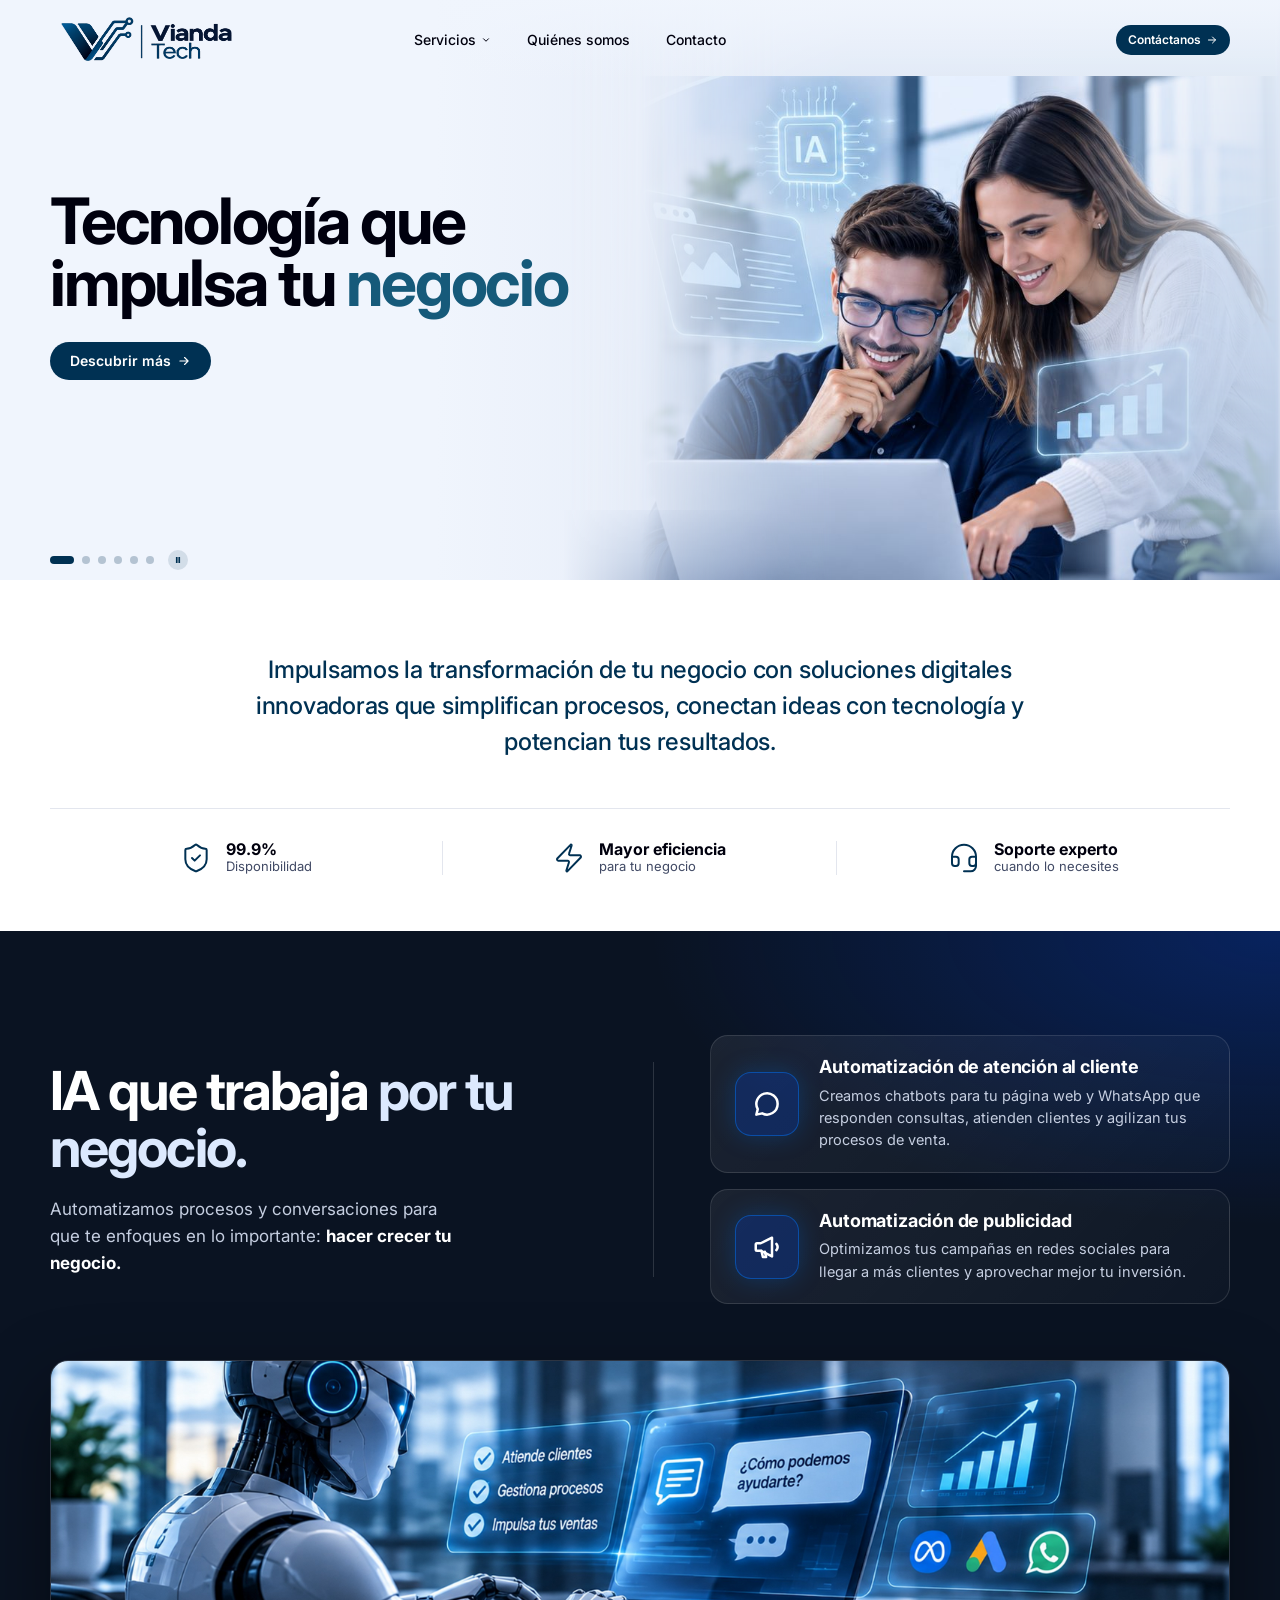
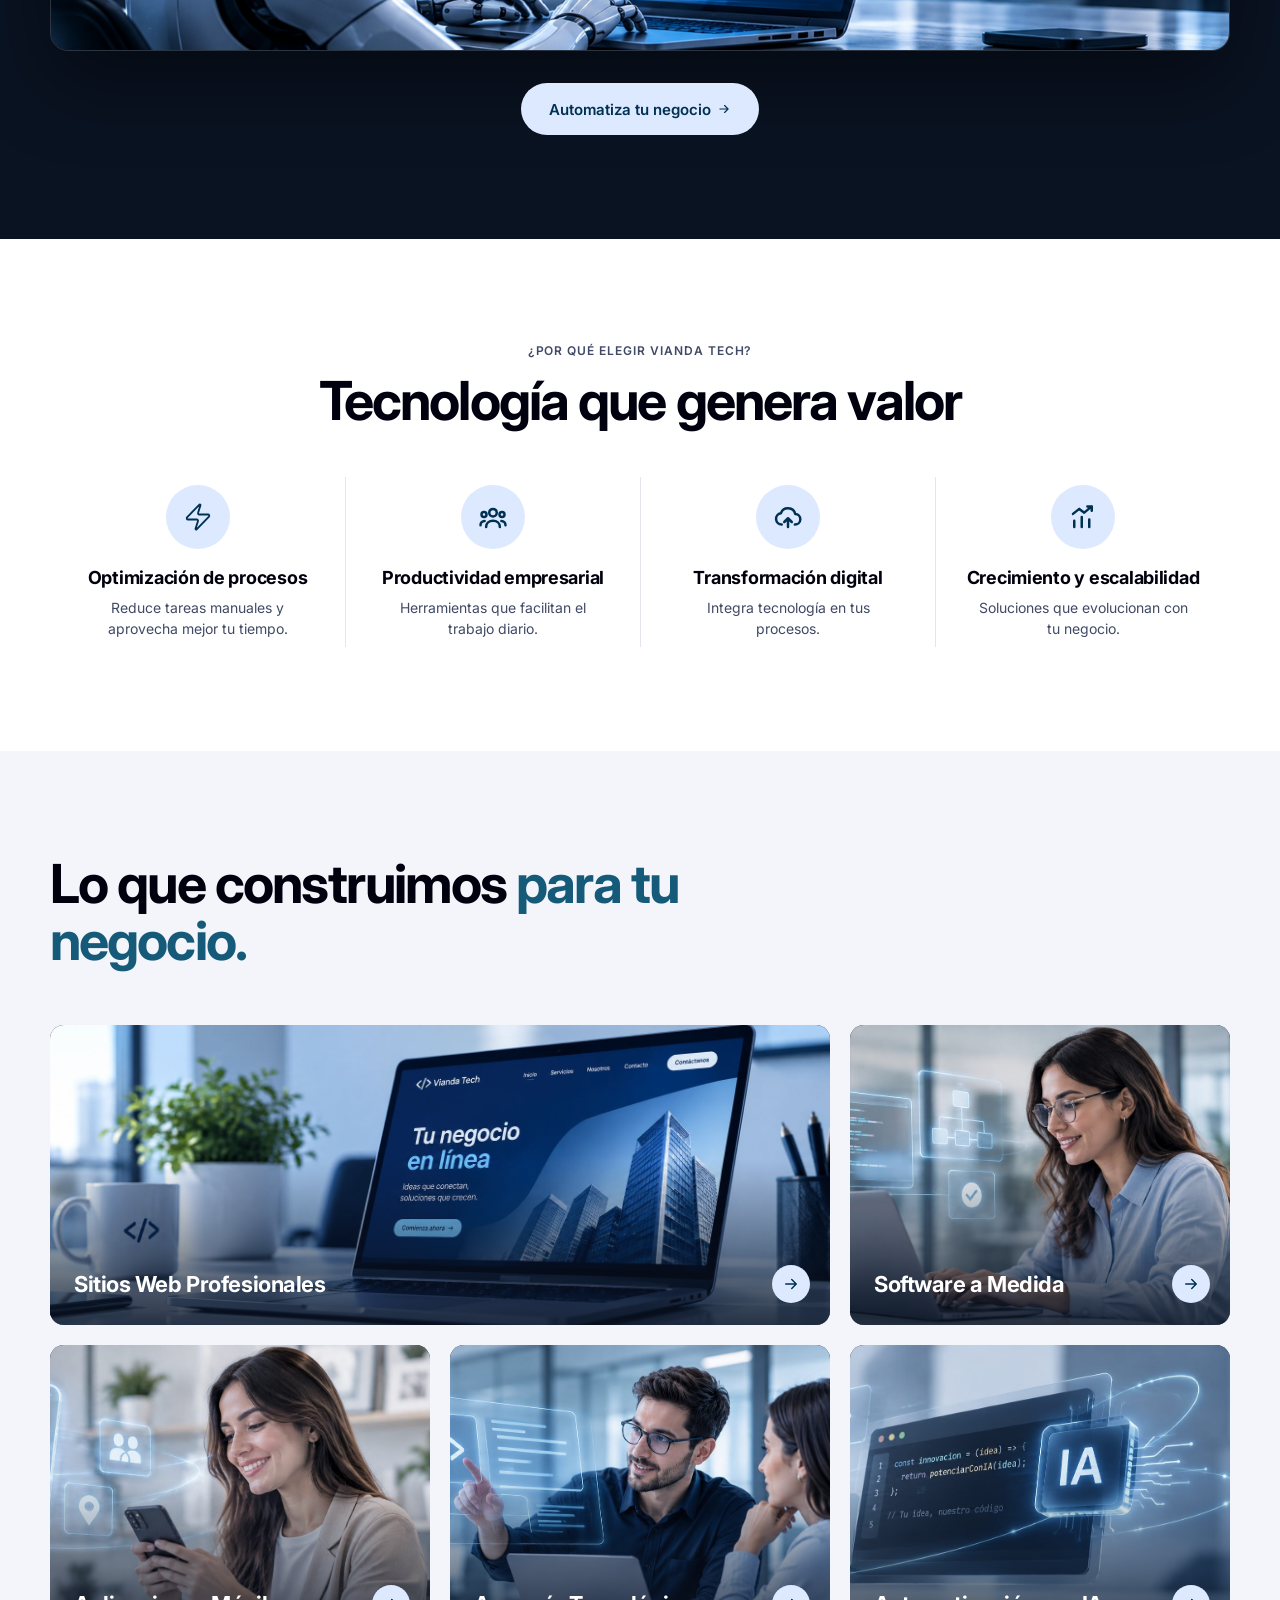
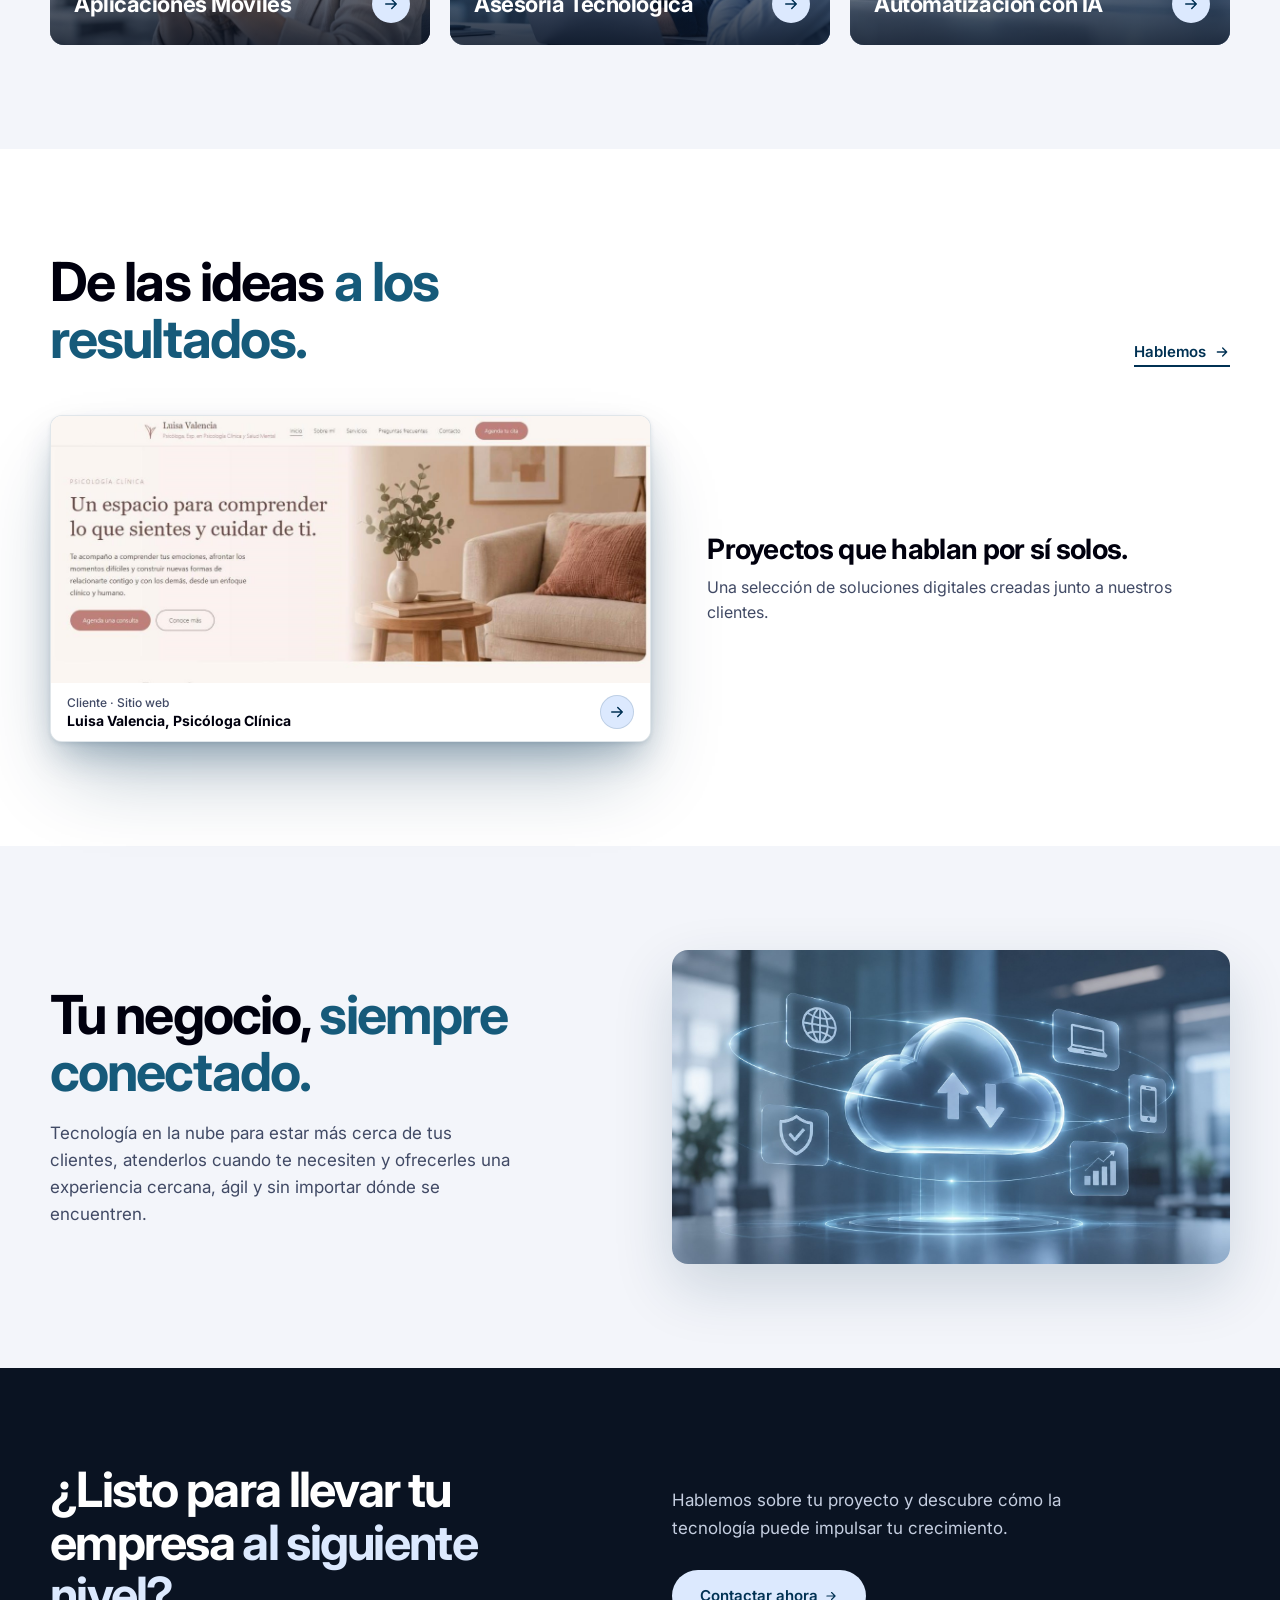
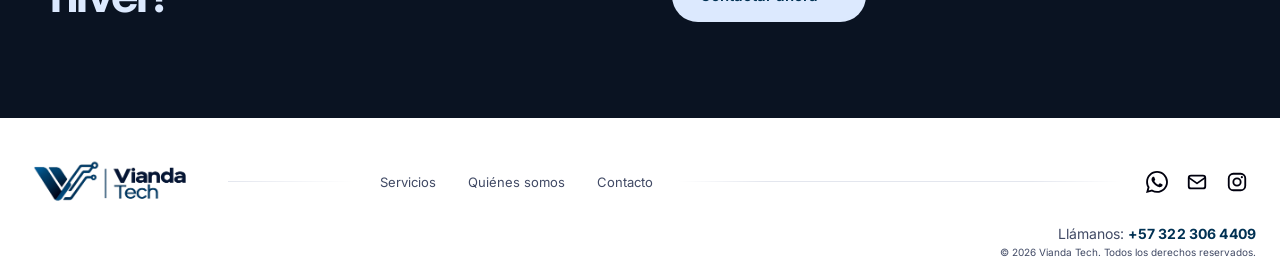
<file: index.html>
<!DOCTYPE html>
<html lang="es">
<head>
  <meta charset="utf-8">
  <meta name="viewport" content="width=device-width, initial-scale=1, viewport-fit=cover">
  <title>Vianda Tech | Desarrollo de software, páginas web e IA</title>
  <meta name="description" content="Desarrollo de software y páginas web para tu negocio. Innovación e IA para automatizar procesos y hacer crecer tu empresa.">
  <meta name="theme-color" content="#003153">
  <link rel="canonical" href="https://viandatech.com/">
  <link rel="icon" type="image/png" href="assets/logo-mark.png" media="(prefers-color-scheme: light)">
  <link rel="icon" type="image/png" href="assets/logo-mark-dark.png" media="(prefers-color-scheme: dark)">
  <meta property="og:type" content="website">
  <meta property="og:site_name" content="Vianda Tech">
  <meta property="og:locale" content="es_CO">
  <meta property="og:url" content="https://viandatech.com/">
  <meta property="og:title" content="Vianda Tech | Tecnología que impulsa tu negocio">
  <meta property="og:description" content="Desarrollo de software y páginas web para tu negocio. Innovación e IA para automatizar procesos y hacer crecer tu empresa.">
  <meta property="og:image" content="https://viandatech.com/assets/og-image.jpg">
  <meta property="og:image:width" content="1200">
  <meta property="og:image:height" content="629">
  <meta property="og:image:alt" content="Vianda Tech: tecnología que impulsa tu negocio">
  <meta name="twitter:card" content="summary_large_image">
  <script type="application/ld+json">
  {
    "@context": "https://schema.org",
    "@type": "ProfessionalService",
    "name": "Vianda Tech",
    "url": "https://viandatech.com/",
    "logo": "https://viandatech.com/assets/logo.png",
    "image": "https://viandatech.com/assets/og-image.jpg",
    "email": "contacto@viandatech.com",
    "telephone": "+573223064409",
    "address": {
      "@type": "PostalAddress",
      "streetAddress": "Diagonal 4a #4e-20",
      "addressLocality": "Cajicá",
      "addressRegion": "Cundinamarca",
      "addressCountry": "CO"
    },
    "areaServed": { "@type": "Country", "name": "Colombia" },
    "contactPoint": {
      "@type": "ContactPoint",
      "contactType": "customer service",
      "email": "contacto@viandatech.com",
      "telephone": "+573223064409",
      "availableLanguage": "es"
    },
    "description": "Desarrollo de software, páginas web para negocios e inteligencia artificial para automatizar procesos."
  }
  </script>
  <link rel="preconnect" href="https://fonts.googleapis.com">
  <link rel="preconnect" href="https://fonts.gstatic.com" crossorigin>
  <link rel="stylesheet" href="https://fonts.googleapis.com/css2?family=Inter:wght@400;500;600;700;800&display=swap">
  <link rel="stylesheet" href="styles.css?v=20261149">
</head>
<body>

  <!-- Sprite de íconos (SVG inline, sin dependencias) -->
  <svg width="0" height="0" style="position:absolute" aria-hidden="true">
    <defs>
    </defs>
    <symbol id="i-arrow" viewBox="0 0 24 24"><path d="M5 12h14M13 6l6 6-6 6" fill="none" stroke="currentColor" stroke-width="2" stroke-linecap="round" stroke-linejoin="round"/></symbol>
    <symbol id="i-chev" viewBox="0 0 24 24"><path d="m6 9 6 6 6-6" fill="none" stroke="currentColor" stroke-width="2.4" stroke-linecap="round" stroke-linejoin="round"/></symbol>
    <symbol id="i-play" viewBox="0 0 24 24"><path d="M8 5v14l11-7z" fill="currentColor"/></symbol>
    <symbol id="i-pause" viewBox="0 0 24 24"><path d="M7 5h4v14H7zM13 5h4v14h-4z" fill="currentColor"/></symbol>
    <symbol id="i-code" viewBox="0 0 24 24"><path d="m8 7-5 5 5 5M16 7l5 5-5 5M13.5 4.5l-3 15" fill="none" stroke="currentColor" stroke-width="2" stroke-linecap="round" stroke-linejoin="round"/></symbol>
    <symbol id="i-cpu" viewBox="0 0 24 24"><g fill="none" stroke="currentColor" stroke-width="2" stroke-linecap="round" stroke-linejoin="round"><path d="M10.5 3c.5 5.5 2.5 7.5 8 8-5.5.5-7.5 2.5-8 8-.5-5.5-2.5-7.5-8-8 5.5-.5 7.5-2.5 8-8z"/><path d="M19 17v4M17 19h4"/></g></symbol>
    <symbol id="i-terminal" viewBox="0 0 24 24"><path d="m5 7 5 5-5 5M12 18h7" fill="none" stroke="currentColor" stroke-width="2" stroke-linecap="round" stroke-linejoin="round"/></symbol>
    <symbol id="i-phone" viewBox="0 0 24 24"><g fill="none" stroke="currentColor" stroke-width="2" stroke-linecap="round" stroke-linejoin="round"><rect x="6.5" y="2.5" width="11" height="19" rx="3"/><path d="M11 18h2"/></g></symbol>
    <symbol id="i-chat" viewBox="0 0 24 24"><path d="M20.5 12a8.5 8.5 0 0 1-12.4 7.5L3.5 20.5l1.1-4.4A8.5 8.5 0 1 1 20.5 12z" fill="none" stroke="currentColor" stroke-width="2" stroke-linecap="round" stroke-linejoin="round"/></symbol>
    <symbol id="i-whatsapp" viewBox="0 0 24 24"><path fill="currentColor" d="M17.47 14.38c-.3-.15-1.76-.87-2.03-.97-.27-.1-.47-.15-.67.15-.2.3-.77.97-.94 1.16-.17.2-.35.22-.65.07-.3-.15-1.26-.46-2.39-1.48-.88-.79-1.48-1.76-1.65-2.06-.17-.3-.02-.46.13-.6.13-.14.3-.35.45-.52.15-.17.2-.3.3-.5.1-.2.05-.37-.03-.52-.07-.15-.67-1.61-.92-2.21-.24-.58-.49-.5-.67-.51h-.57c-.2 0-.52.07-.79.37-.27.3-1.04 1.02-1.04 2.48 0 1.46 1.07 2.88 1.21 3.07.15.2 2.1 3.2 5.08 4.49.71.3 1.26.49 1.7.63.71.23 1.36.2 1.87.12.57-.09 1.76-.72 2.01-1.41.25-.7.25-1.29.17-1.41-.07-.13-.27-.2-.57-.35M12.05 21.78h-.01a9.87 9.87 0 0 1-5.03-1.38l-.36-.21-3.74.98 1-3.65-.24-.37a9.86 9.86 0 0 1-1.51-5.26c0-5.45 4.44-9.89 9.89-9.89 2.64 0 5.12 1.03 6.99 2.9a9.83 9.83 0 0 1 2.89 7c0 5.45-4.44 9.89-9.88 9.89M20.46 3.49A11.82 11.82 0 0 0 12.05 0C5.5 0 .16 5.34.16 11.89c0 2.1.55 4.14 1.59 5.95L.06 24l6.3-1.65a11.88 11.88 0 0 0 5.68 1.45h.01c6.55 0 11.89-5.34 11.89-11.89 0-3.18-1.24-6.17-3.48-8.42"/></symbol>
    <symbol id="i-rocket" viewBox="0 0 24 24"><g fill="none" stroke="currentColor" stroke-width="1.5" stroke-linecap="round" stroke-linejoin="round"><path d="M4.5 16.5c-1.5 1.26-2 5-2 5s3.74-.5 5-2c.71-.84.7-2.13-.09-2.91a2.18 2.18 0 0 0-2.91-.09z"/><path d="m12 15-3-3a22 22 0 0 1 2-3.95A12.88 12.88 0 0 1 22 2c0 2.72-.78 7.5-6 11a22.35 22.35 0 0 1-4 2z"/><path d="M9 12H4s.55-3.03 2-4c1.62-1.08 5 0 5 0M12 15v5s3.03-.55 4-2c1.08-1.62 0-5 0-5"/></g></symbol>
    <symbol id="i-shield" viewBox="0 0 24 24"><g fill="none" stroke="currentColor" stroke-width="1.5" stroke-linecap="round" stroke-linejoin="round"><path d="M20 13c0 5-3.5 7.5-7.66 8.95a1 1 0 0 1-.67-.01C7.5 20.5 4 18 4 13V6a1 1 0 0 1 1-1c2 0 4.5-1.2 6.24-2.72a1.17 1.17 0 0 1 1.52 0C14.51 3.81 17 5 19 5a1 1 0 0 1 1 1z"/><path d="m9 12 2 2 4-4"/></g></symbol>
    <symbol id="i-zap" viewBox="0 0 24 24"><path fill="none" stroke="currentColor" stroke-width="1.5" stroke-linejoin="round" d="M4 14a1 1 0 0 1-.78-1.63l9.9-10.2a.5.5 0 0 1 .86.46l-1.92 6.02A1 1 0 0 0 13 10h7a1 1 0 0 1 .78 1.63l-9.9 10.2a.5.5 0 0 1-.86-.46l1.92-6.02A1 1 0 0 0 11 14z"/></symbol>
    <symbol id="i-headset" viewBox="0 0 24 24"><g fill="none" stroke="currentColor" stroke-width="1.5" stroke-linecap="round" stroke-linejoin="round"><path d="M3 11h3a2 2 0 0 1 2 2v3a2 2 0 0 1-2 2H5a2 2 0 0 1-2-2v-5Zm0 0a9 9 0 1 1 18 0m0 0v5a2 2 0 0 1-2 2h-1a2 2 0 0 1-2-2v-3a2 2 0 0 1 2-2h3Z"/><path d="M21 16v2a4 4 0 0 1-4 4h-5"/></g></symbol>
    <symbol id="i-megaphone" viewBox="0 0 24 24"><g fill="none" stroke="currentColor" stroke-width="2" stroke-linecap="round" stroke-linejoin="round"><path d="M3 10v4a1 1 0 0 0 1 1h3l9 4.5v-15L7 9H4a1 1 0 0 0-1 1z"/><path d="M19.5 9.5a4 4 0 0 1 0 5M7.5 15l1.2 5h2.6l-1-4.2"/></g></symbol>
    <symbol id="i-users" viewBox="0 0 24 24"><g fill="none" stroke="currentColor" stroke-width="2" stroke-linecap="round" stroke-linejoin="round"><circle cx="12" cy="8.5" r="3"/><path d="M6.5 20c0-3 2.4-5 5.5-5s5.5 2 5.5 5"/><circle cx="4.8" cy="10" r="2"/><path d="M2 18.5c0-1.9 1.4-3.3 3.3-3.3"/><circle cx="19.2" cy="10" r="2"/><path d="M22 18.5c0-1.9-1.4-3.3-3.3-3.3"/></g></symbol>
    <symbol id="i-cloud-up" viewBox="0 0 24 24"><g fill="none" stroke="currentColor" stroke-width="2" stroke-linecap="round" stroke-linejoin="round"><path d="M7 18a4.5 4.5 0 0 1-.7-8.95A6 6 0 0 1 17.8 9.6 4.2 4.2 0 0 1 17.5 18"/><path d="M12 20v-7m0 0-3 3m3-3 3 3"/></g></symbol>
    <symbol id="i-trend" viewBox="0 0 24 24"><g fill="none" stroke="currentColor" stroke-width="2" stroke-linecap="round" stroke-linejoin="round"><path d="M5 20v-5M11 20v-8M17 20v-6"/><path d="M4 9.5 9 5.5l4 3 6-5M15.5 3.5H19V7"/></g></symbol>
    <symbol id="i-mail" viewBox="0 0 24 24"><g fill="none" stroke="currentColor" stroke-width="2" stroke-linecap="round" stroke-linejoin="round"><rect x="3" y="5" width="18" height="14" rx="2.5"/><path d="m3.5 7.5 8.5 6 8.5-6"/></g></symbol>
    <symbol id="i-instagram" viewBox="0 0 24 24"><g fill="none" stroke="currentColor" stroke-width="2" stroke-linecap="round" stroke-linejoin="round"><rect x="3" y="3" width="18" height="18" rx="5"/><circle cx="12" cy="12" r="4"/></g><circle cx="17.3" cy="6.7" r="1.2" fill="currentColor"/></symbol>
    </svg>

  <header class="hero">
    <nav class="nav" aria-label="Principal">
      <div class="container nav__inner">
        <a class="logo" href="#"><img src="assets/logo.png" width="800" height="286" alt="Vianda Tech"></a>
        <ul class="nav__links" id="menu">
          <li class="has-menu">
            <a href="#servicios">Servicios <svg class="chev" width="10" height="10"><use href="#i-chev"/></svg></a>
            <ul class="submenu">
              <li><a href="software-a-medida.html">Software a Medida</a></li>
              <li><a href="asesoria-tecnologica.html">Asesoría Tecnológica</a></li>
              <li><a href="sitios-web-profesionales.html">Sitios Web Profesionales</a></li>
              <li><a href="aplicaciones-moviles.html">Aplicaciones Móviles</a></li>
              <li><a href="automatizacion-ia.html">Automatización con IA</a></li>
            </ul>
          </li>
          <li><a href="quienes-somos.html">Quiénes somos</a></li>
          <!-- Blog oculto hasta su implementación (spec 003, RF-12): <li><a href="index.html#blog">Blog</a></li> -->
          <li><a href="https://wa.me/573223064409?text=Hola%2C%20deseo%20contactar%20contigo" target="_blank" rel="noopener">Contacto</a></li>
          <li class="nav__cta"><a class="btn btn--deep" href="https://wa.me/573223064409?text=Hola%2C%20quiero%20m%C3%A1s%20informaci%C3%B3n%20sobre%20sus%20servicios" target="_blank" rel="noopener">Contáctanos <svg width="14" height="14"><use href="#i-arrow"/></svg></a></li>
          <li class="nav__contact"><a href="tel:+573223064409">+57 322 306 4409</a><a href="mailto:contacto@viandatech.com">contacto@viandatech.com</a></li>
        </ul>
        <a class="btn btn--deep btn--nav" href="https://wa.me/573223064409?text=Hola%2C%20quiero%20m%C3%A1s%20informaci%C3%B3n%20sobre%20sus%20servicios" target="_blank" rel="noopener" aria-label="Contáctanos por WhatsApp"><span class="btn__label">Contáctanos</span> <svg class="ico-arrow" width="12" height="12"><use href="#i-arrow"/></svg><svg class="ico-wa" width="28" height="28" aria-hidden="true"><use href="#i-whatsapp"/></svg></a>
        <button class="burger" type="button" aria-label="Abrir menú" aria-expanded="false" aria-controls="menu">
          <span></span><span></span><span></span>
        </button>
        <div class="nav__backdrop"></div>
      </div>
    </nav>

    <div class="hero__visual" aria-hidden="true">
      <div class="scene"></div>
      <div class="desk"></div>
    </div>

    <div class="hero__carousel" role="region" aria-roledescription="carrusel" aria-label="Servicios destacados">
      <div class="hero__track">
        <article class="hero__slide">
          <div class="container hero__body">
            <h1>Tecnología que<br>impulsa tu <em>negocio</em></h1>
            <div class="hero__actions">
              <a class="btn btn--deep" href="#servicios">Descubrir más <svg width="14" height="14"><use href="#i-arrow"/></svg></a>
            </div>
          </div>
          <div class="hero__device" aria-hidden="true">
            <img class="hero__photo" src="assets/hero-1.jpg" width="892" height="908" alt="" fetchpriority="high">
          </div>
        </article>

        <article class="hero__slide">
          <div class="container hero__body">
            <h2>Páginas web que<br>trabajan por <em>ti</em></h2>
            <p>Creamos páginas web modernas que dan vida a tus ideas y conectan tu negocio con el mundo digital.</p>
            <div class="hero__actions">
              <a class="btn btn--deep" href="sitios-web-profesionales.html">Descubrir más <svg width="14" height="14"><use href="#i-arrow"/></svg></a>
            </div>
          </div>
          <div class="hero__device" aria-hidden="true">
            <img class="hero__photo hero__photo--2" src="assets/hero-2.jpg" width="1612" height="809" alt="">
          </div>
        </article>

        <article class="hero__slide">
          <div class="container hero__body">
            <h2>Software hecho<br>a la <em>medida</em></h2>
            <p>Creamos soluciones digitales para hacer más fácil cada tarea de tu negocio.</p>
            <div class="hero__actions">
              <a class="btn btn--deep" href="software-a-medida.html">Descubrir más <svg width="14" height="14"><use href="#i-arrow"/></svg></a>
            </div>
          </div>
          <div class="hero__device" aria-hidden="true">
            <img class="hero__photo hero__photo--3" src="assets/hero-3.jpg" width="1471" height="724" alt="">
          </div>
        </article>

        <article class="hero__slide">
          <div class="container hero__body">
            <h2>Asesoría que<br>cuida tu <em>inversión</em></h2>
            <p>Te ayudamos a tomar mejores decisiones tecnológicas para aprovechar al máximo tu inversión.</p>
            <div class="hero__actions">
              <a class="btn btn--deep" href="asesoria-tecnologica.html">Descubrir más <svg width="14" height="14"><use href="#i-arrow"/></svg></a>
            </div>
          </div>
          <div class="hero__device" aria-hidden="true">
            <img class="hero__photo hero__photo--4" src="assets/hero-4.jpg" width="1372" height="724" alt="">
          </div>
        </article>

        <article class="hero__slide">
          <div class="container hero__body">
            <h2>Tu negocio,<br>en cada <em>móvil</em></h2>
            <p>Creamos experiencias digitales para que tus clientes accedan a tu negocio desde cualquier lugar.</p>
            <div class="hero__actions">
              <a class="btn btn--deep" href="aplicaciones-moviles.html">Descubrir más <svg width="14" height="14"><use href="#i-arrow"/></svg></a>
            </div>
          </div>
          <div class="hero__device" aria-hidden="true">
            <img class="hero__photo hero__photo--5" src="assets/hero-5.jpg" width="1612" height="724" alt="">
          </div>
        </article>

        <article class="hero__slide">
          <div class="container hero__body">
            <h2>Procesos que se<br>automatizan con <em>IA</em></h2>
            <p>Hacemos que la inteligencia artificial trabaje para tu negocio y mejore la atención al cliente.</p>
            <div class="hero__actions">
              <a class="btn btn--deep" href="automatizacion-ia.html">Descubrir más <svg width="14" height="14"><use href="#i-arrow"/></svg></a>
            </div>
          </div>
          <div class="hero__device" aria-hidden="true">
            <img class="hero__photo hero__photo--6" src="assets/hero-6.jpg" width="1272" height="724" alt="">
          </div>
        </article>
      </div>
    </div>
    <div class="container hero__dots" role="group" aria-label="Seleccionar diapositiva"></div>
  </header>

  <main>
    <!-- 1. Introducción + cifras (equivale a la franja de clientes de la referencia) -->
    <section class="intro" aria-labelledby="intro-title">
      <div class="container">
        <p class="intro__text" id="intro-title">Impulsamos la transformación de tu negocio con soluciones digitales innovadoras que simplifican procesos, conectan ideas con tecnología y potencian tus resultados.</p>
      </div>
      <ul class="container stats" aria-label="Cifras">
        <li><svg width="32" height="32"><use href="#i-shield"/></svg><div><strong>99.9%</strong>Disponibilidad</div></li>
        <li><svg width="32" height="32"><use href="#i-zap"/></svg><div><strong>Mayor eficiencia</strong>para tu negocio</div></li>
        <li><svg width="32" height="32"><use href="#i-headset"/></svg><div><strong>Soporte experto</strong>cuando lo necesites</div></li>
      </ul>
    </section>

    <!-- 2. Sección oscura: Automatización con IA -->
    <section class="section section--dark ai" id="ia" aria-labelledby="ai-title">
      <div class="container split ai__top">
        <div>
          <h2 id="ai-title">IA que trabaja <em>por tu negocio.</em></h2>
          <p class="lead">Automatizamos procesos y conversaciones para que te enfoques en lo importante: <strong>hacer crecer tu negocio.</strong></p>
        </div>
        <ul class="ai__list">
          <li>
            <span class="ai__icon"><svg width="30" height="30" aria-hidden="true"><use href="#i-chat"/></svg></span>
            <div>
              <h3>Automatización de atención al cliente</h3>
              <p>Creamos chatbots para tu página web y WhatsApp que responden consultas, atienden clientes y agilizan tus procesos de venta.</p>
            </div>
          </li>
          <li>
            <span class="ai__icon"><svg width="30" height="30" aria-hidden="true"><use href="#i-megaphone"/></svg></span>
            <div>
              <h3>Automatización de publicidad</h3>
              <p>Optimizamos tus campañas en redes sociales para llegar a más clientes y aprovechar mejor tu inversión.</p>
            </div>
          </li>
        </ul>
      </div>
      <figure class="container ai__frame">
        <div class="ai__shot"><img src="assets/ia-robot.jpg" width="3140" height="770" alt="Robot con inteligencia artificial atendiendo clientes desde un portátil, con campañas y mensajes de WhatsApp" loading="lazy"></div>
        <figcaption>
          <a class="btn btn--soft" href="https://wa.me/573223064409?text=Hola%2C%20quiero%20automatizar%20mi%20negocio" target="_blank" rel="noopener">Automatiza tu negocio <svg width="14" height="14"><use href="#i-arrow"/></svg></a>
        </figcaption>
      </figure>
    </section>

    <!-- 3. Propuesta de valor -->
    <section class="section" aria-labelledby="value-title">
      <div class="container value">
        <p class="eyebrow">¿Por qué elegir Vianda Tech?</p>
        <h2 class="value__title" id="value-title">Tecnología que genera valor</h2>
        <ul class="value__list">
          <li>
            <span class="icon"><svg width="26" height="26" aria-hidden="true"><use href="#i-zap"/></svg></span>
            <h3>Optimización de procesos</h3>
            <p>Reduce tareas manuales y aprovecha mejor tu tiempo.</p>
          </li>
          <li>
            <span class="icon"><svg width="26" height="26" aria-hidden="true"><use href="#i-users"/></svg></span>
            <h3>Productividad empresarial</h3>
            <p>Herramientas que facilitan el trabajo diario.</p>
          </li>
          <li>
            <span class="icon"><svg width="26" height="26" aria-hidden="true"><use href="#i-cloud-up"/></svg></span>
            <h3>Transformación digital</h3>
            <p>Integra tecnología en tus procesos.</p>
          </li>
          <li>
            <span class="icon"><svg width="26" height="26" aria-hidden="true"><use href="#i-trend"/></svg></span>
            <h3>Crecimiento y escalabilidad</h3>
            <p>Soluciones que evolucionan con tu negocio.</p>
          </li>
        </ul>
      </div>
    </section>

    <!-- 4. Líneas de negocio: galería de imágenes (ancla #servicios) -->
    <section class="section section--tint" id="servicios" aria-labelledby="studios-title">
      <div class="container">
        <h2 id="studios-title" class="h2--wide">Lo que construimos <em>para tu negocio.</em></h2>
        <ul class="studios">
          <li class="studio-feature">
            <a class="studio" href="sitios-web-profesionales.html">
              <img src="assets/hero-2.jpg" width="1612" height="809" alt="" loading="lazy">
              <span class="studio__label"><span>Sitios Web Profesionales</span><svg width="18" height="18" aria-hidden="true"><use href="#i-arrow"/></svg></span>
            </a>
          </li>
          <li>
            <a class="studio studio--software" href="software-a-medida.html">
              <img src="assets/hero-3.jpg" width="1471" height="724" alt="" loading="lazy">
              <span class="studio__label"><span>Software a Medida</span><svg width="18" height="18" aria-hidden="true"><use href="#i-arrow"/></svg></span>
            </a>
          </li>
          <li>
            <a class="studio studio--mobile" href="aplicaciones-moviles.html">
              <img src="assets/hero-5.jpg" width="1612" height="724" alt="" loading="lazy">
              <span class="studio__label"><span>Aplicaciones Móviles</span><svg width="18" height="18" aria-hidden="true"><use href="#i-arrow"/></svg></span>
            </a>
          </li>
          <li>
            <a class="studio studio--advice" href="asesoria-tecnologica.html">
              <img src="assets/hero-4.jpg" width="1372" height="724" alt="" loading="lazy">
              <span class="studio__label"><span>Asesoría Tecnológica</span><svg width="18" height="18" aria-hidden="true"><use href="#i-arrow"/></svg></span>
            </a>
          </li>
          <li>
            <a class="studio studio--ai" href="automatizacion-ia.html">
              <img src="assets/hero-6.jpg" width="1272" height="724" alt="" loading="lazy">
              <span class="studio__label"><span>Automatización con IA</span><svg width="18" height="18" aria-hidden="true"><use href="#i-arrow"/></svg></span>
            </a>
          </li>
        </ul>
      </div>
    </section>

    <!-- 5. Resultados: cuadrícula asimétrica -->
    <section class="section" aria-labelledby="results-title">
      <div class="container head-row">
        <h2 id="results-title" class="h2--wide">De las ideas <em>a los resultados.</em></h2>
        <a class="link" href="https://wa.me/573223064409?text=Hola%2C%20deseo%20contactar%20contigo" target="_blank" rel="noopener">Hablemos <svg width="16" height="16"><use href="#i-arrow"/></svg></a>
      </div>
      <div class="container stories">
        <div class="story story--stat">
          <a class="stat__preview" href="https://psicologaluisavalencia.com/" target="_blank" rel="noopener noreferrer">
            <img src="assets/cliente-luisa-valencia.jpg" width="1260" height="560" alt="Vista previa del sitio web de Luisa Valencia, Psicóloga Clínica" loading="lazy">
            <span class="stat__caption">
              <span><small>Cliente · Sitio web</small>Luisa Valencia, Psicóloga Clínica</span>
              <span class="stat__go"><span class="sr-only">Abrir el sitio en una pestaña nueva</span><svg width="18" height="18" aria-hidden="true"><use href="#i-arrow"/></svg></span>
            </span>
          </a>
          <div class="stat__head">
            <h3>Proyectos que hablan por sí solos.</h3>
            <p>Una selección de soluciones digitales creadas junto a nuestros clientes.</p>
          </div>
        </div>
      </div>
    </section>

    <!-- 6. Tu negocio, siempre conectado -->
    <section class="section section--tint connected" aria-labelledby="connected-title">
      <div class="container split">
        <div>
          <h2 id="connected-title">Tu negocio, <em>siempre conectado.</em></h2>
          <p class="lead">Tecnología en la nube para estar más cerca de tus clientes, atenderlos cuando te necesiten y ofrecerles una experiencia cercana, ágil y sin importar dónde se encuentren.</p>
        </div>
        <img class="connected__img" src="assets/nube-conectividad.jpg" width="1672" height="941" alt="Nube holográfica conectada con íconos de web, portátil, móvil, seguridad y crecimiento" loading="lazy">
      </div>
    </section>

    <!-- 7. Llamada a la acción -->
    <section class="cta" id="contacto">
      <div class="container cta__inner">
        <h2>¿Listo para llevar tu empresa <em>al siguiente nivel?</em></h2>
        <div>
          <p>Hablemos sobre tu proyecto y descubre cómo la tecnología puede impulsar tu crecimiento.</p>
          <a class="btn btn--soft" href="https://wa.me/573223064409?text=Hola%2C%20deseo%20contactar%20contigo" target="_blank" rel="noopener">Contactar ahora <svg width="14" height="14"><use href="#i-arrow"/></svg></a>
        </div>
      </div>
    </section>
  </main>

  <footer class="footer">
    <a class="logo" href="#"><img src="assets/logo.png" width="800" height="286" alt="Vianda Tech" loading="lazy"></a>
    <span class="footer__line footer__line--s" aria-hidden="true"></span>
    <nav aria-label="Pie">
      <a href="#servicios">Servicios</a>
      <a href="quienes-somos.html">Quiénes somos</a>
      <!-- Blog oculto (spec 003, RF-12): <a href="index.html#blog">Blog</a> -->
      <a href="https://wa.me/573223064409?text=Hola%2C%20deseo%20contactar%20contigo" target="_blank" rel="noopener">Contacto</a>
    </nav>
    <span class="footer__line footer__line--l" aria-hidden="true"></span>
    <div class="footer__social">
      <a href="https://wa.me/573223064409?text=Hola%2C%20deseo%20contactar%20contigo" target="_blank" rel="noopener" aria-label="WhatsApp"><svg width="22" height="22"><use href="#i-whatsapp"/></svg></a>
      <a href="mailto:contacto@viandatech.com?subject=Hola%20Vianda%20Tech%21&amp;body=Hola%2C%20deseo%20contactar%20contigo" aria-label="Correo electrónico"><svg width="22" height="22"><use href="#i-mail"/></svg></a>
      <!-- Pendiente: reemplazar "#" por la URL del perfil de Instagram de Vianda Tech -->
      <a href="#" aria-label="Instagram"><svg width="22" height="22"><use href="#i-instagram"/></svg></a>
    </div>
    <a class="footer__phone" href="tel:+573223064409">Llámanos: <strong>+57 322 306 4409</strong></a>
    <small>&copy; 2026 Vianda Tech. Todos los derechos reservados.</small>
  </footer>

  <script src="script.js?v=20261149" defer></script>
</body>
</html>
</file>
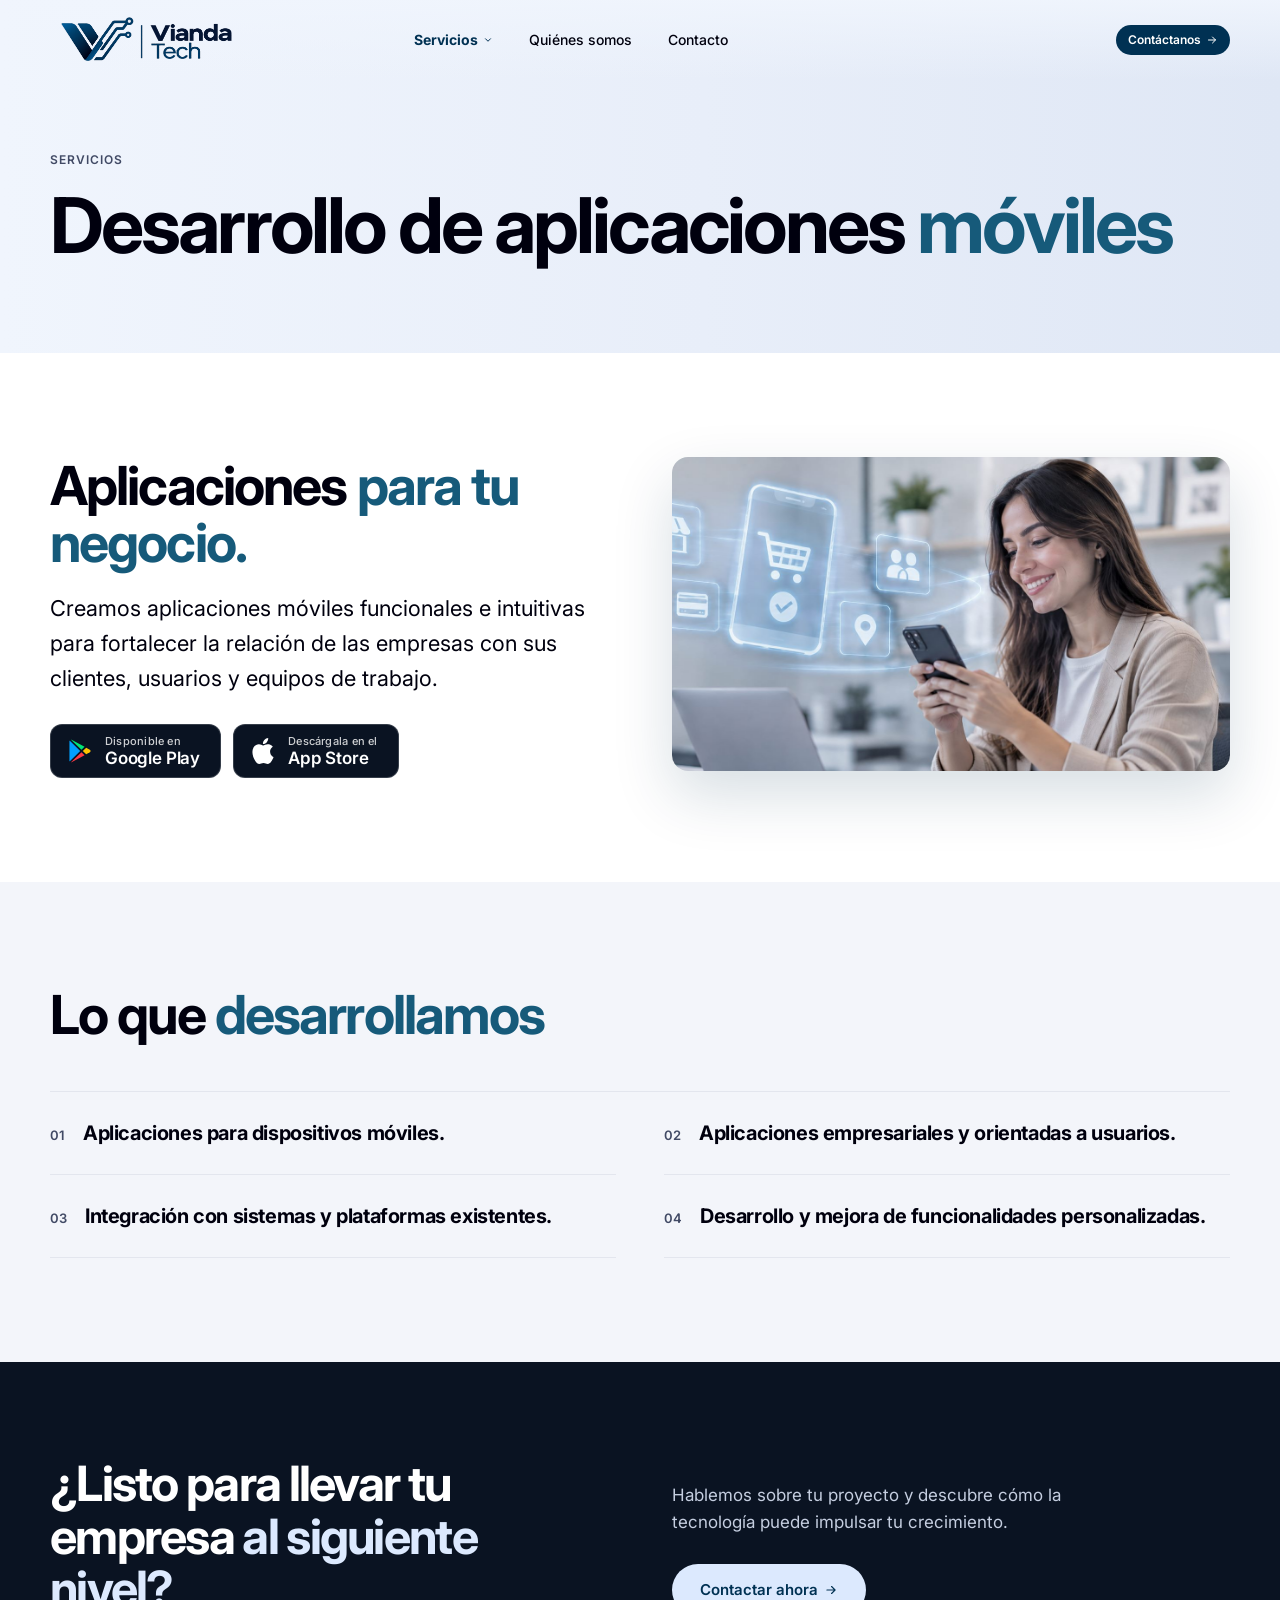
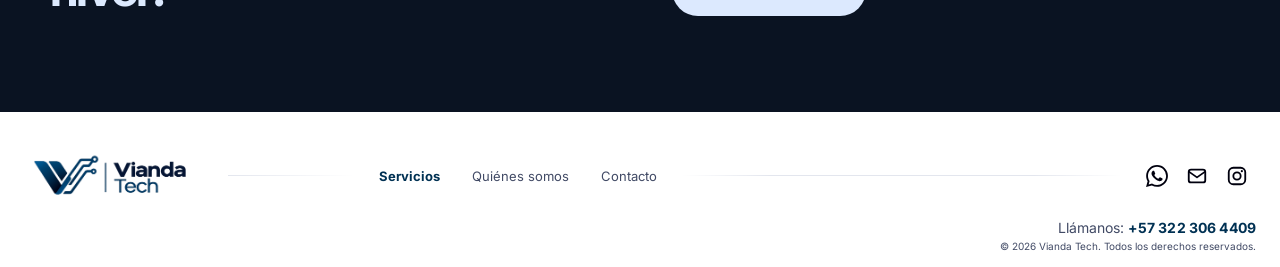
<file: aplicaciones-moviles.html>
<!DOCTYPE html>
<html lang="es">
<head>
  <meta charset="utf-8">
  <meta name="viewport" content="width=device-width, initial-scale=1, viewport-fit=cover">
  <title>Desarrollo de aplicaciones móviles | Vianda Tech</title>
  <meta name="description" content="Creamos aplicaciones móviles funcionales e intuitivas para fortalecer la relación de las empresas con sus clientes, usuarios y equipos de trabajo.">
  <meta name="theme-color" content="#003153">
  <link rel="canonical" href="https://viandatech.com/aplicaciones-moviles.html">
  <link rel="icon" type="image/png" href="assets/logo-mark.png" media="(prefers-color-scheme: light)">
  <link rel="icon" type="image/png" href="assets/logo-mark-dark.png" media="(prefers-color-scheme: dark)">
  <meta property="og:type" content="website">
  <meta property="og:site_name" content="Vianda Tech">
  <meta property="og:locale" content="es_CO">
  <meta property="og:url" content="https://viandatech.com/aplicaciones-moviles.html">
  <meta property="og:title" content="Desarrollo de aplicaciones móviles | Vianda Tech">
  <meta property="og:description" content="Aplicaciones móviles funcionales e intuitivas para empresas, clientes y equipos de trabajo.">
  <meta property="og:image" content="https://viandatech.com/assets/og-image.jpg">
  <meta property="og:image:width" content="1200">
  <meta property="og:image:height" content="629">
  <meta name="twitter:card" content="summary_large_image">
  <link rel="preconnect" href="https://fonts.googleapis.com">
  <link rel="preconnect" href="https://fonts.gstatic.com" crossorigin>
  <link rel="stylesheet" href="https://fonts.googleapis.com/css2?family=Inter:wght@400;500;600;700;800&display=swap">
  <link rel="stylesheet" href="styles.css?v=20261149">
</head>
<body>

  <svg width="0" height="0" style="position:absolute" aria-hidden="true">
    <symbol id="i-arrow" viewBox="0 0 24 24"><path d="M5 12h14M13 6l6 6-6 6" fill="none" stroke="currentColor" stroke-width="2" stroke-linecap="round" stroke-linejoin="round"/></symbol>
    <symbol id="i-chev" viewBox="0 0 24 24"><path d="m6 9 6 6 6-6" fill="none" stroke="currentColor" stroke-width="2.4" stroke-linecap="round" stroke-linejoin="round"/></symbol>
    <symbol id="i-whatsapp" viewBox="0 0 24 24"><path fill="currentColor" d="M17.47 14.38c-.3-.15-1.76-.87-2.03-.97-.27-.1-.47-.15-.67.15-.2.3-.77.97-.94 1.16-.17.2-.35.22-.65.07-.3-.15-1.26-.46-2.39-1.48-.88-.79-1.48-1.76-1.65-2.06-.17-.3-.02-.46.13-.6.13-.14.3-.35.45-.52.15-.17.2-.3.3-.5.1-.2.05-.37-.03-.52-.07-.15-.67-1.61-.92-2.21-.24-.58-.49-.5-.67-.51h-.57c-.2 0-.52.07-.79.37-.27.3-1.04 1.02-1.04 2.48 0 1.46 1.07 2.88 1.21 3.07.15.2 2.1 3.2 5.08 4.49.71.3 1.26.49 1.7.63.71.23 1.36.2 1.87.12.57-.09 1.76-.72 2.01-1.41.25-.7.25-1.29.17-1.41-.07-.13-.27-.2-.57-.35M12.05 21.78h-.01a9.87 9.87 0 0 1-5.03-1.38l-.36-.21-3.74.98 1-3.65-.24-.37a9.86 9.86 0 0 1-1.51-5.26c0-5.45 4.44-9.89 9.89-9.89 2.64 0 5.12 1.03 6.99 2.9a9.83 9.83 0 0 1 2.89 7c0 5.45-4.44 9.89-9.88 9.89M20.46 3.49A11.82 11.82 0 0 0 12.05 0C5.5 0 .16 5.34.16 11.89c0 2.1.55 4.14 1.59 5.95L.06 24l6.3-1.65a11.88 11.88 0 0 0 5.68 1.45h.01c6.55 0 11.89-5.34 11.89-11.89 0-3.18-1.24-6.17-3.48-8.42"/></symbol>
    <symbol id="i-mail" viewBox="0 0 24 24"><g fill="none" stroke="currentColor" stroke-width="2" stroke-linecap="round" stroke-linejoin="round"><rect x="3" y="5" width="18" height="14" rx="2.5"/><path d="m3.5 7.5 8.5 6 8.5-6"/></g></symbol>
    <symbol id="i-instagram" viewBox="0 0 24 24"><g fill="none" stroke="currentColor" stroke-width="2" stroke-linecap="round" stroke-linejoin="round"><rect x="3" y="3" width="18" height="18" rx="5"/><circle cx="12" cy="12" r="4"/></g><circle cx="17.3" cy="6.7" r="1.2" fill="currentColor"/></symbol>
    </svg>

  <header class="page-head">
    <nav class="nav" aria-label="Principal">
      <div class="container nav__inner">
        <a class="logo" href="index.html"><img src="assets/logo.png" width="800" height="286" alt="Vianda Tech"></a>
        <ul class="nav__links" id="menu">
          <li class="has-menu">
            <a href="index.html#servicios" aria-current="page">Servicios <svg class="chev" width="10" height="10"><use href="#i-chev"/></svg></a>
            <ul class="submenu">
              <li><a href="software-a-medida.html">Software a Medida</a></li>
              <li><a href="asesoria-tecnologica.html">Asesoría Tecnológica</a></li>
              <li><a href="sitios-web-profesionales.html">Sitios Web Profesionales</a></li>
              <li><a href="aplicaciones-moviles.html" aria-current="page">Aplicaciones Móviles</a></li>
              <li><a href="automatizacion-ia.html">Automatización con IA</a></li>
            </ul>
          </li>
          <li><a href="quienes-somos.html">Quiénes somos</a></li>
          <!-- Blog oculto hasta su implementación (spec 003, RF-12): <li><a href="index.html#blog">Blog</a></li> -->
          <li><a href="https://wa.me/573223064409?text=Hola%2C%20deseo%20contactar%20contigo" target="_blank" rel="noopener">Contacto</a></li>
          <li class="nav__cta"><a class="btn btn--deep" href="https://wa.me/573223064409?text=Hola%2C%20quiero%20m%C3%A1s%20informaci%C3%B3n%20sobre%20sus%20servicios" target="_blank" rel="noopener">Contáctanos <svg width="14" height="14"><use href="#i-arrow"/></svg></a></li>
          <li class="nav__contact"><a href="tel:+573223064409">+57 322 306 4409</a><a href="mailto:contacto@viandatech.com">contacto@viandatech.com</a></li>
        </ul>
        <a class="btn btn--deep btn--nav" href="https://wa.me/573223064409?text=Hola%2C%20quiero%20m%C3%A1s%20informaci%C3%B3n%20sobre%20sus%20servicios" target="_blank" rel="noopener" aria-label="Contáctanos por WhatsApp"><span class="btn__label">Contáctanos</span> <svg class="ico-arrow" width="12" height="12"><use href="#i-arrow"/></svg><svg class="ico-wa" width="28" height="28" aria-hidden="true"><use href="#i-whatsapp"/></svg></a>
        <button class="burger" type="button" aria-label="Abrir menú" aria-expanded="false" aria-controls="menu">
          <span></span><span></span><span></span>
        </button>
        <div class="nav__backdrop"></div>
      </div>
    </nav>
    <div class="container page-head__body">
      <p class="eyebrow">Servicios</p>
      <h1>Desarrollo de aplicaciones <em>móviles</em></h1>
    </div>
  </header>

  <main>
    <section class="section" aria-labelledby="sw-title">
      <div class="container split">
        <div>
          <h2 id="sw-title">Aplicaciones <em>para tu negocio.</em></h2>
          <p class="lead lead--lg">Creamos aplicaciones móviles funcionales e intuitivas para fortalecer la relación de las empresas con sus clientes, usuarios y equipos de trabajo.</p>
          <div class="stores">
            <!-- Enlaces pendientes: reemplazar "#" por la URL de la ficha en cada tienda cuando la app esté publicada -->
            <a class="store" href="#">
              <svg width="26" height="26" viewBox="0 0 512 512" aria-hidden="true"><path fill="#00a0ff" d="M48 59.49v393a4.33 4.33 0 0 0 7.37 3.07L260 256 55.37 56.42A4.33 4.33 0 0 0 48 59.49z"/><path fill="#00e676" d="M345.8 174 89.22 32.64l-.16-.09c-4.42-2.4-8.62 3.58-5 7.06l201.13 192.32z"/><path fill="#ff3a44" d="M84.08 472.39c-3.6 3.48.6 9.46 5 7.06l.16-.09L345.8 338l-60.61-57.95z"/><path fill="#ffc400" d="M449.38 231l-71.65-39.46L310.36 256l67.37 64.43L449.38 281c19.49-10.77 19.49-39.23 0-50z"/></svg>
              <span><small>Disponible en</small>Google Play</span>
            </a>
            <a class="store" href="#">
              <svg width="26" height="26" viewBox="0 0 24 24" aria-hidden="true"><path fill="currentColor" d="M12.152 6.896c-.948 0-2.415-1.078-3.96-1.04-2.04.027-3.91 1.183-4.961 3.014-2.117 3.675-.546 9.103 1.519 12.09 1.013 1.454 2.208 3.09 3.792 3.039 1.52-.065 2.09-.987 3.935-.987 1.831 0 2.35.987 3.96.948 1.637-.026 2.676-1.48 3.676-2.948 1.156-1.688 1.636-3.325 1.662-3.415-.039-.013-3.182-1.221-3.22-4.857-.026-3.04 2.48-4.494 2.597-4.559-1.429-2.09-3.623-2.324-4.39-2.376-2-.156-3.675 1.09-4.61 1.09zM15.53 3.83c.843-1.012 1.4-2.427 1.245-3.83-1.207.052-2.662.805-3.532 1.818-.78.896-1.454 2.338-1.273 3.714 1.338.104 2.715-.688 3.559-1.701"/></svg>
              <span><small>Descárgala en el</small>App Store</span>
            </a>
          </div>
        </div>
        <img class="connected__img" src="assets/hero-5.jpg" width="1612" height="724" alt="Persona usando una aplicación móvil en su teléfono" loading="lazy">
      </div>
    </section>

    <section class="section section--tint" aria-labelledby="scope-title">
      <div class="container">
        <h2 id="scope-title" class="h2--wide">Lo que <em>desarrollamos</em></h2>
        <ul class="values values--2">
          <li>Aplicaciones para dispositivos móviles.</li>
          <li>Aplicaciones empresariales y orientadas a usuarios.</li>
          <li>Integración con sistemas y plataformas existentes.</li>
          <li>Desarrollo y mejora de funcionalidades personalizadas.</li>
        </ul>
      </div>
    </section>

    <section class="cta" id="contacto">
      <div class="container cta__inner">
        <h2>¿Listo para llevar tu empresa <em>al siguiente nivel?</em></h2>
        <div>
          <p>Hablemos sobre tu proyecto y descubre cómo la tecnología puede impulsar tu crecimiento.</p>
          <a class="btn btn--soft" href="https://wa.me/573223064409?text=Hola%2C%20deseo%20contactar%20contigo" target="_blank" rel="noopener">Contactar ahora <svg width="14" height="14"><use href="#i-arrow"/></svg></a>
        </div>
      </div>
    </section>
  </main>

  <footer class="footer">
    <a class="logo" href="index.html"><img src="assets/logo.png" width="800" height="286" alt="Vianda Tech" loading="lazy"></a>
    <span class="footer__line footer__line--s" aria-hidden="true"></span>
    <nav aria-label="Pie">
      <a href="index.html#servicios" aria-current="page">Servicios</a>
      <a href="quienes-somos.html">Quiénes somos</a>
      <!-- Blog oculto (spec 003, RF-12): <a href="index.html#blog">Blog</a> -->
      <a href="https://wa.me/573223064409?text=Hola%2C%20deseo%20contactar%20contigo" target="_blank" rel="noopener">Contacto</a>
    </nav>
    <span class="footer__line footer__line--l" aria-hidden="true"></span>
    <div class="footer__social">
      <a href="https://wa.me/573223064409?text=Hola%2C%20deseo%20contactar%20contigo" target="_blank" rel="noopener" aria-label="WhatsApp"><svg width="22" height="22"><use href="#i-whatsapp"/></svg></a>
      <a href="mailto:contacto@viandatech.com?subject=Hola%20Vianda%20Tech%21&amp;body=Hola%2C%20deseo%20contactar%20contigo" aria-label="Correo electrónico"><svg width="22" height="22"><use href="#i-mail"/></svg></a>
      <!-- Pendiente: reemplazar "#" por la URL del perfil de Instagram de Vianda Tech -->
      <a href="#" aria-label="Instagram"><svg width="22" height="22"><use href="#i-instagram"/></svg></a>
    </div>
    <a class="footer__phone" href="tel:+573223064409">Llámanos: <strong>+57 322 306 4409</strong></a>
    <small>&copy; 2026 Vianda Tech. Todos los derechos reservados.</small>
  </footer>

  <script src="script.js?v=20261149" defer></script>
</body>
</html>
</file>
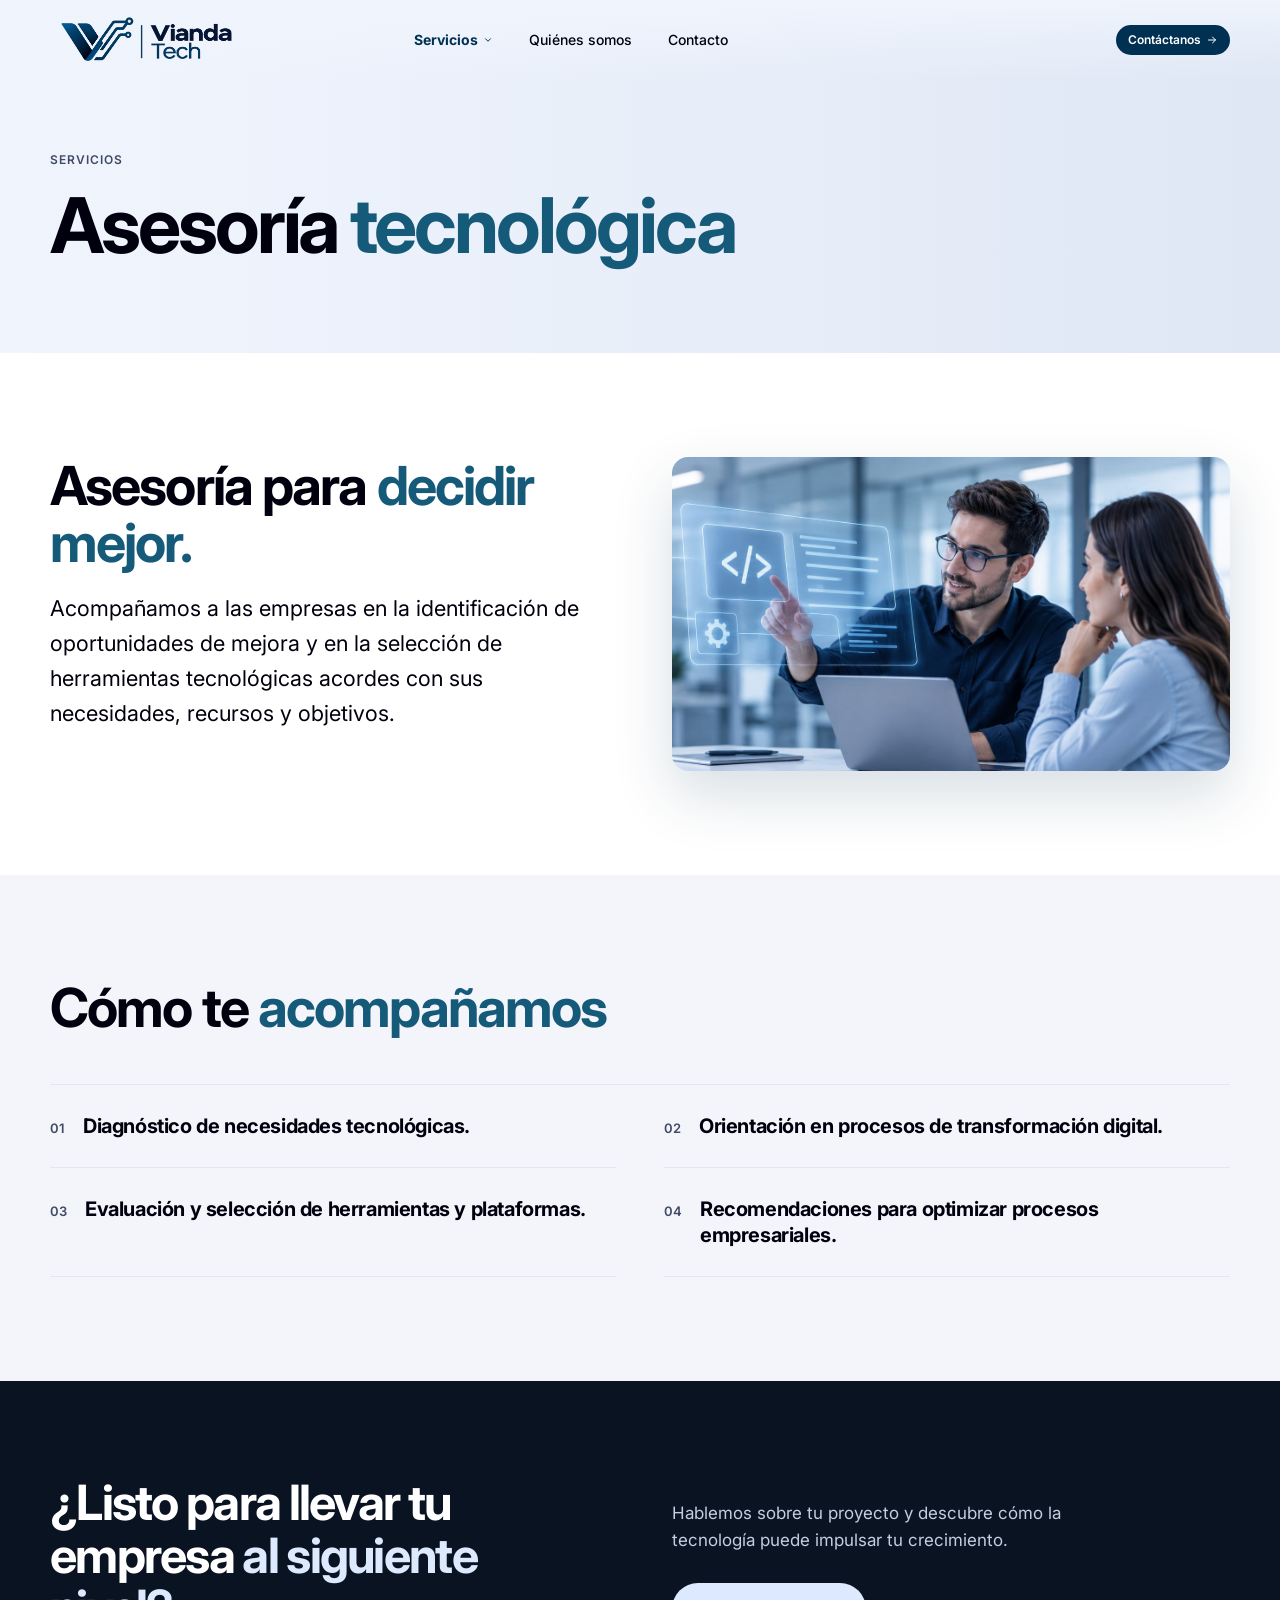
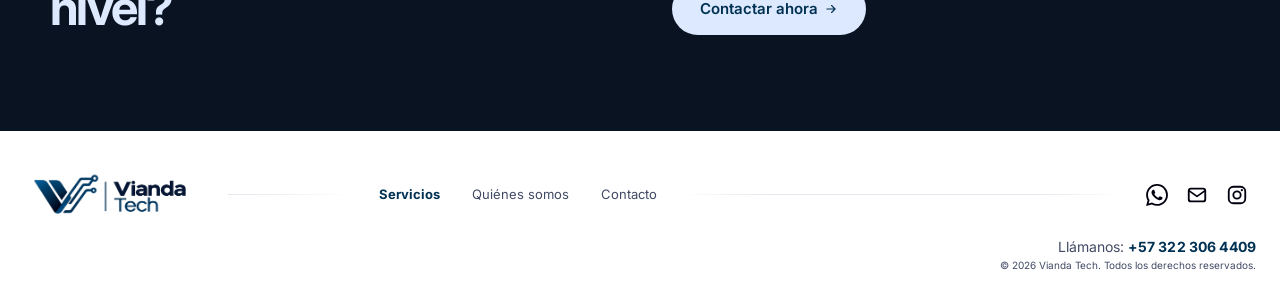
<file: asesoria-tecnologica.html>
<!DOCTYPE html>
<html lang="es">
<head>
  <meta charset="utf-8">
  <meta name="viewport" content="width=device-width, initial-scale=1, viewport-fit=cover">
  <title>Asesoría tecnológica | Vianda Tech</title>
  <meta name="description" content="Acompañamos a las empresas en la identificación de oportunidades de mejora y en la selección de herramientas tecnológicas acordes con sus necesidades, recursos y objetivos.">
  <meta name="theme-color" content="#003153">
  <link rel="canonical" href="https://viandatech.com/asesoria-tecnologica.html">
  <link rel="icon" type="image/png" href="assets/logo-mark.png" media="(prefers-color-scheme: light)">
  <link rel="icon" type="image/png" href="assets/logo-mark-dark.png" media="(prefers-color-scheme: dark)">
  <meta property="og:type" content="website">
  <meta property="og:site_name" content="Vianda Tech">
  <meta property="og:locale" content="es_CO">
  <meta property="og:url" content="https://viandatech.com/asesoria-tecnologica.html">
  <meta property="og:title" content="Asesoría tecnológica | Vianda Tech">
  <meta property="og:description" content="Diagnóstico, orientación y selección de herramientas tecnológicas para empresas.">
  <meta property="og:image" content="https://viandatech.com/assets/og-image.jpg">
  <meta property="og:image:width" content="1200">
  <meta property="og:image:height" content="629">
  <meta name="twitter:card" content="summary_large_image">
  <link rel="preconnect" href="https://fonts.googleapis.com">
  <link rel="preconnect" href="https://fonts.gstatic.com" crossorigin>
  <link rel="stylesheet" href="https://fonts.googleapis.com/css2?family=Inter:wght@400;500;600;700;800&display=swap">
  <link rel="stylesheet" href="styles.css?v=20261149">
</head>
<body>

  <svg width="0" height="0" style="position:absolute" aria-hidden="true">
    <symbol id="i-arrow" viewBox="0 0 24 24"><path d="M5 12h14M13 6l6 6-6 6" fill="none" stroke="currentColor" stroke-width="2" stroke-linecap="round" stroke-linejoin="round"/></symbol>
    <symbol id="i-chev" viewBox="0 0 24 24"><path d="m6 9 6 6 6-6" fill="none" stroke="currentColor" stroke-width="2.4" stroke-linecap="round" stroke-linejoin="round"/></symbol>
    <symbol id="i-whatsapp" viewBox="0 0 24 24"><path fill="currentColor" d="M17.47 14.38c-.3-.15-1.76-.87-2.03-.97-.27-.1-.47-.15-.67.15-.2.3-.77.97-.94 1.16-.17.2-.35.22-.65.07-.3-.15-1.26-.46-2.39-1.48-.88-.79-1.48-1.76-1.65-2.06-.17-.3-.02-.46.13-.6.13-.14.3-.35.45-.52.15-.17.2-.3.3-.5.1-.2.05-.37-.03-.52-.07-.15-.67-1.61-.92-2.21-.24-.58-.49-.5-.67-.51h-.57c-.2 0-.52.07-.79.37-.27.3-1.04 1.02-1.04 2.48 0 1.46 1.07 2.88 1.21 3.07.15.2 2.1 3.2 5.08 4.49.71.3 1.26.49 1.7.63.71.23 1.36.2 1.87.12.57-.09 1.76-.72 2.01-1.41.25-.7.25-1.29.17-1.41-.07-.13-.27-.2-.57-.35M12.05 21.78h-.01a9.87 9.87 0 0 1-5.03-1.38l-.36-.21-3.74.98 1-3.65-.24-.37a9.86 9.86 0 0 1-1.51-5.26c0-5.45 4.44-9.89 9.89-9.89 2.64 0 5.12 1.03 6.99 2.9a9.83 9.83 0 0 1 2.89 7c0 5.45-4.44 9.89-9.88 9.89M20.46 3.49A11.82 11.82 0 0 0 12.05 0C5.5 0 .16 5.34.16 11.89c0 2.1.55 4.14 1.59 5.95L.06 24l6.3-1.65a11.88 11.88 0 0 0 5.68 1.45h.01c6.55 0 11.89-5.34 11.89-11.89 0-3.18-1.24-6.17-3.48-8.42"/></symbol>
    <symbol id="i-mail" viewBox="0 0 24 24"><g fill="none" stroke="currentColor" stroke-width="2" stroke-linecap="round" stroke-linejoin="round"><rect x="3" y="5" width="18" height="14" rx="2.5"/><path d="m3.5 7.5 8.5 6 8.5-6"/></g></symbol>
    <symbol id="i-instagram" viewBox="0 0 24 24"><g fill="none" stroke="currentColor" stroke-width="2" stroke-linecap="round" stroke-linejoin="round"><rect x="3" y="3" width="18" height="18" rx="5"/><circle cx="12" cy="12" r="4"/></g><circle cx="17.3" cy="6.7" r="1.2" fill="currentColor"/></symbol>
    </svg>

  <header class="page-head">
    <nav class="nav" aria-label="Principal">
      <div class="container nav__inner">
        <a class="logo" href="index.html"><img src="assets/logo.png" width="800" height="286" alt="Vianda Tech"></a>
        <ul class="nav__links" id="menu">
          <li class="has-menu">
            <a href="index.html#servicios" aria-current="page">Servicios <svg class="chev" width="10" height="10"><use href="#i-chev"/></svg></a>
            <ul class="submenu">
              <li><a href="software-a-medida.html">Software a Medida</a></li>
              <li><a href="asesoria-tecnologica.html" aria-current="page">Asesoría Tecnológica</a></li>
              <li><a href="sitios-web-profesionales.html">Sitios Web Profesionales</a></li>
              <li><a href="aplicaciones-moviles.html">Aplicaciones Móviles</a></li>
              <li><a href="automatizacion-ia.html">Automatización con IA</a></li>
            </ul>
          </li>
          <li><a href="quienes-somos.html">Quiénes somos</a></li>
          <!-- Blog oculto hasta su implementación (spec 003, RF-12): <li><a href="index.html#blog">Blog</a></li> -->
          <li><a href="https://wa.me/573223064409?text=Hola%2C%20deseo%20contactar%20contigo" target="_blank" rel="noopener">Contacto</a></li>
          <li class="nav__cta"><a class="btn btn--deep" href="https://wa.me/573223064409?text=Hola%2C%20quiero%20m%C3%A1s%20informaci%C3%B3n%20sobre%20sus%20servicios" target="_blank" rel="noopener">Contáctanos <svg width="14" height="14"><use href="#i-arrow"/></svg></a></li>
          <li class="nav__contact"><a href="tel:+573223064409">+57 322 306 4409</a><a href="mailto:contacto@viandatech.com">contacto@viandatech.com</a></li>
        </ul>
        <a class="btn btn--deep btn--nav" href="https://wa.me/573223064409?text=Hola%2C%20quiero%20m%C3%A1s%20informaci%C3%B3n%20sobre%20sus%20servicios" target="_blank" rel="noopener" aria-label="Contáctanos por WhatsApp"><span class="btn__label">Contáctanos</span> <svg class="ico-arrow" width="12" height="12"><use href="#i-arrow"/></svg><svg class="ico-wa" width="28" height="28" aria-hidden="true"><use href="#i-whatsapp"/></svg></a>
        <button class="burger" type="button" aria-label="Abrir menú" aria-expanded="false" aria-controls="menu">
          <span></span><span></span><span></span>
        </button>
        <div class="nav__backdrop"></div>
      </div>
    </nav>
    <div class="container page-head__body">
      <p class="eyebrow">Servicios</p>
      <h1>Asesoría <em>tecnológica</em></h1>
    </div>
  </header>

  <main>
    <section class="section" aria-labelledby="sw-title">
      <div class="container split">
        <div>
          <h2 id="sw-title">Asesoría para <em>decidir mejor.</em></h2>
          <p class="lead lead--lg">Acompañamos a las empresas en la identificación de oportunidades de mejora y en la selección de herramientas tecnológicas acordes con sus necesidades, recursos y objetivos.</p>
        </div>
        <img class="connected__img" src="assets/hero-4.jpg" width="1372" height="724" alt="Asesores tecnológicos conversando con un cliente frente a un portátil" loading="lazy">
      </div>
    </section>

    <section class="section section--tint" aria-labelledby="scope-title">
      <div class="container">
        <h2 id="scope-title" class="h2--wide">Cómo te <em>acompañamos</em></h2>
        <ul class="values values--2">
          <li>Diagnóstico de necesidades tecnológicas.</li>
          <li>Orientación en procesos de transformación digital.</li>
          <li>Evaluación y selección de herramientas y plataformas.</li>
          <li>Recomendaciones para optimizar procesos empresariales.</li>
        </ul>
      </div>
    </section>

    <section class="cta" id="contacto">
      <div class="container cta__inner">
        <h2>¿Listo para llevar tu empresa <em>al siguiente nivel?</em></h2>
        <div>
          <p>Hablemos sobre tu proyecto y descubre cómo la tecnología puede impulsar tu crecimiento.</p>
          <a class="btn btn--soft" href="https://wa.me/573223064409?text=Hola%2C%20deseo%20contactar%20contigo" target="_blank" rel="noopener">Contactar ahora <svg width="14" height="14"><use href="#i-arrow"/></svg></a>
        </div>
      </div>
    </section>
  </main>

  <footer class="footer">
    <a class="logo" href="index.html"><img src="assets/logo.png" width="800" height="286" alt="Vianda Tech" loading="lazy"></a>
    <span class="footer__line footer__line--s" aria-hidden="true"></span>
    <nav aria-label="Pie">
      <a href="index.html#servicios" aria-current="page">Servicios</a>
      <a href="quienes-somos.html">Quiénes somos</a>
      <!-- Blog oculto (spec 003, RF-12): <a href="index.html#blog">Blog</a> -->
      <a href="https://wa.me/573223064409?text=Hola%2C%20deseo%20contactar%20contigo" target="_blank" rel="noopener">Contacto</a>
    </nav>
    <span class="footer__line footer__line--l" aria-hidden="true"></span>
    <div class="footer__social">
      <a href="https://wa.me/573223064409?text=Hola%2C%20deseo%20contactar%20contigo" target="_blank" rel="noopener" aria-label="WhatsApp"><svg width="22" height="22"><use href="#i-whatsapp"/></svg></a>
      <a href="mailto:contacto@viandatech.com?subject=Hola%20Vianda%20Tech%21&amp;body=Hola%2C%20deseo%20contactar%20contigo" aria-label="Correo electrónico"><svg width="22" height="22"><use href="#i-mail"/></svg></a>
      <!-- Pendiente: reemplazar "#" por la URL del perfil de Instagram de Vianda Tech -->
      <a href="#" aria-label="Instagram"><svg width="22" height="22"><use href="#i-instagram"/></svg></a>
    </div>
    <a class="footer__phone" href="tel:+573223064409">Llámanos: <strong>+57 322 306 4409</strong></a>
    <small>&copy; 2026 Vianda Tech. Todos los derechos reservados.</small>
  </footer>

  <script src="script.js?v=20261149" defer></script>
</body>
</html>
</file>
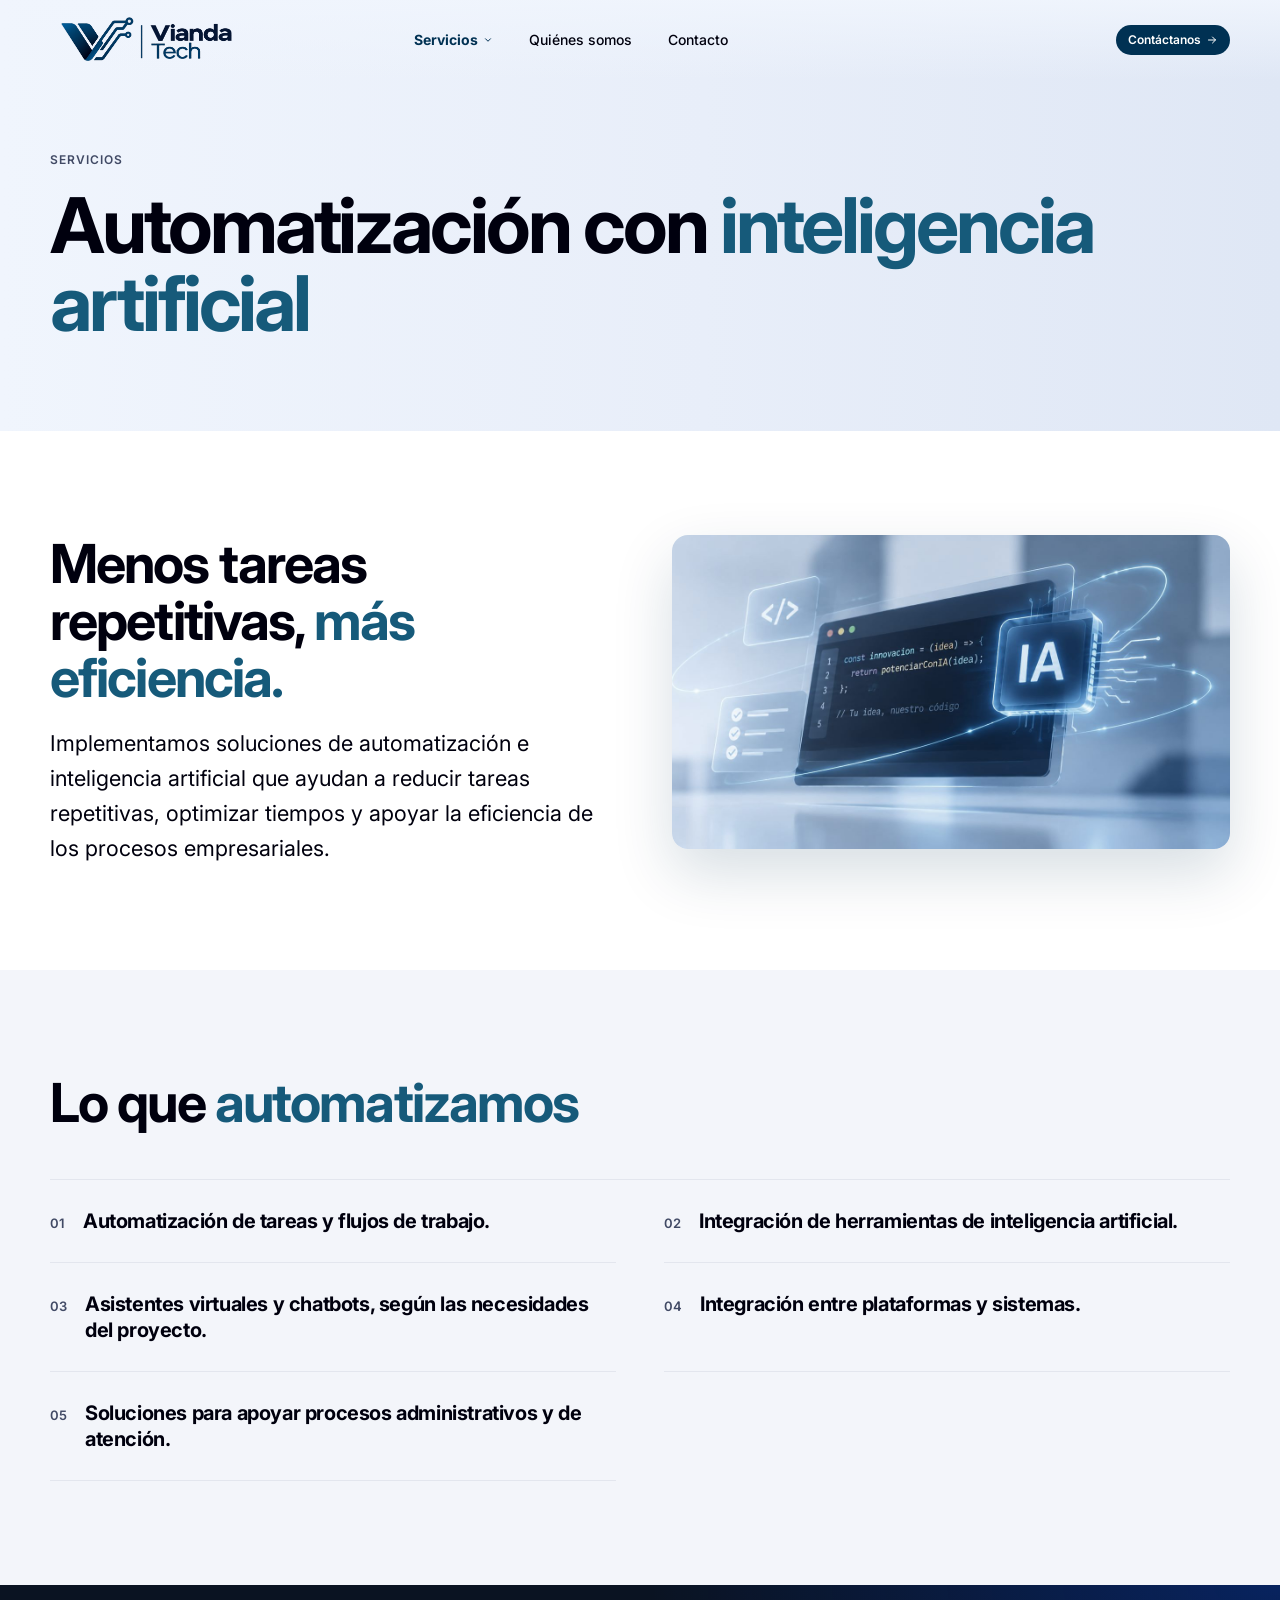
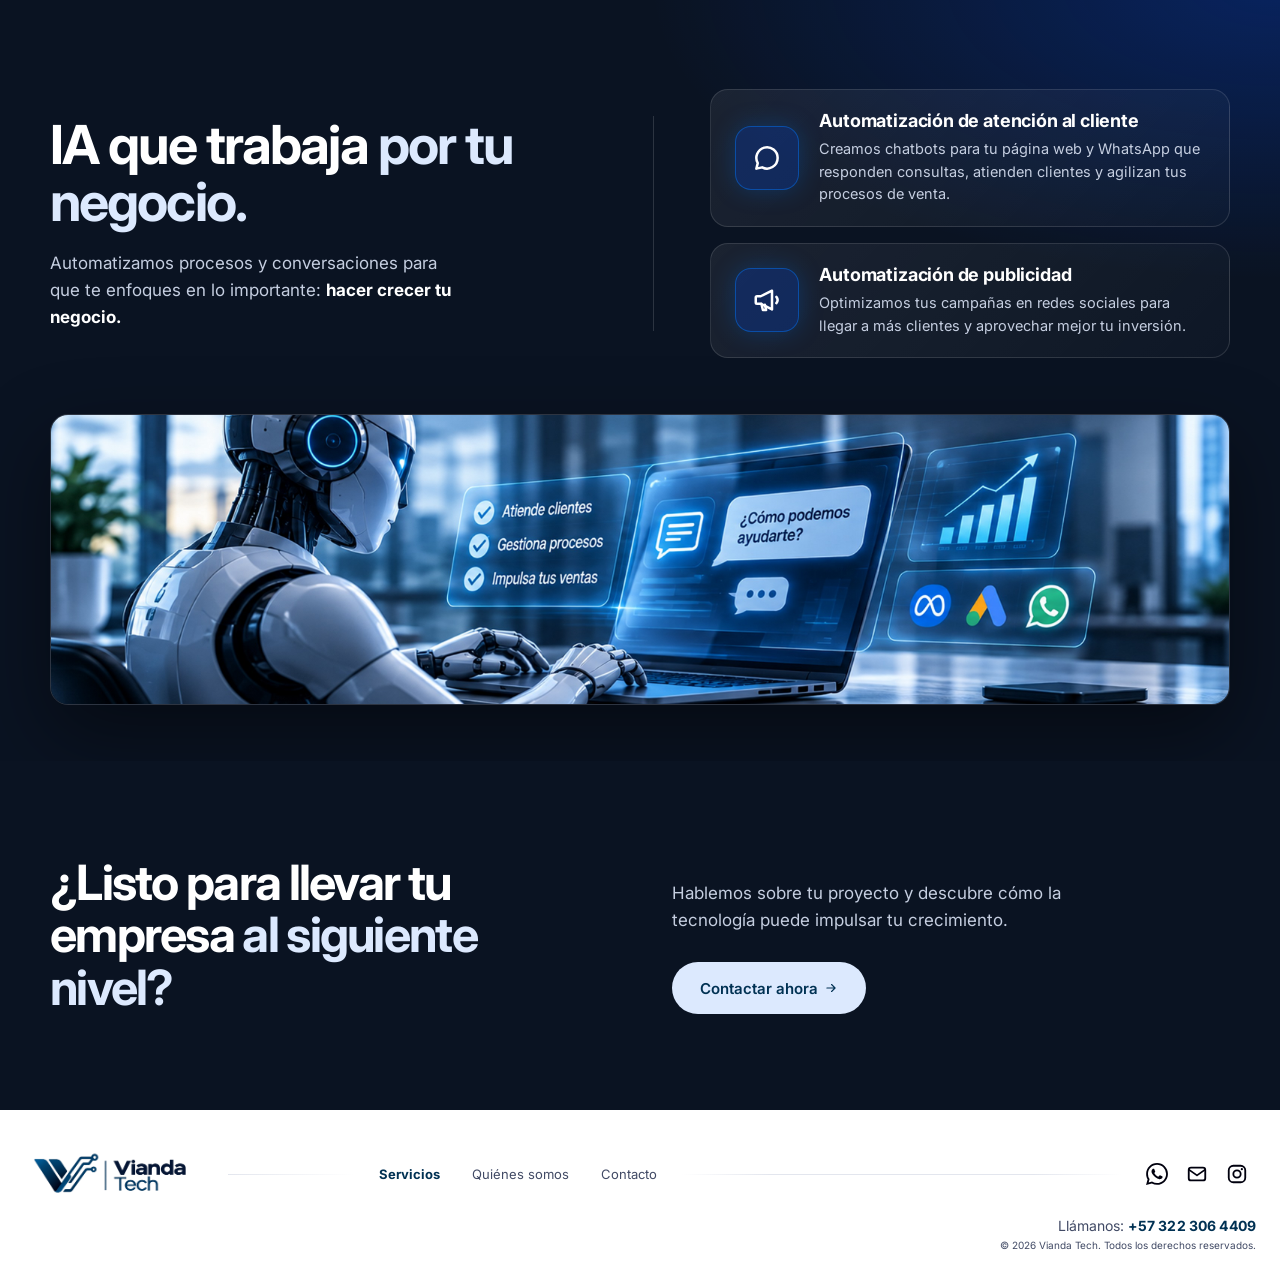
<file: automatizacion-ia.html>
<!DOCTYPE html>
<html lang="es">
<head>
  <meta charset="utf-8">
  <meta name="viewport" content="width=device-width, initial-scale=1, viewport-fit=cover">
  <title>Automatización con inteligencia artificial | Vianda Tech</title>
  <meta name="description" content="Implementamos soluciones de automatización e inteligencia artificial que reducen tareas repetitivas, optimizan tiempos y apoyan la eficiencia de los procesos empresariales.">
  <meta name="theme-color" content="#003153">
  <link rel="canonical" href="https://viandatech.com/automatizacion-ia.html">
  <link rel="icon" type="image/png" href="assets/logo-mark.png" media="(prefers-color-scheme: light)">
  <link rel="icon" type="image/png" href="assets/logo-mark-dark.png" media="(prefers-color-scheme: dark)">
  <meta property="og:type" content="website">
  <meta property="og:site_name" content="Vianda Tech">
  <meta property="og:locale" content="es_CO">
  <meta property="og:url" content="https://viandatech.com/automatizacion-ia.html">
  <meta property="og:title" content="Automatización con inteligencia artificial | Vianda Tech">
  <meta property="og:description" content="Automatización e inteligencia artificial para optimizar los procesos de tu empresa.">
  <meta property="og:image" content="https://viandatech.com/assets/og-image.jpg">
  <meta property="og:image:width" content="1200">
  <meta property="og:image:height" content="629">
  <meta name="twitter:card" content="summary_large_image">
  <link rel="preconnect" href="https://fonts.googleapis.com">
  <link rel="preconnect" href="https://fonts.gstatic.com" crossorigin>
  <link rel="stylesheet" href="https://fonts.googleapis.com/css2?family=Inter:wght@400;500;600;700;800&display=swap">
  <link rel="stylesheet" href="styles.css?v=20261149">
</head>
<body>

  <svg width="0" height="0" style="position:absolute" aria-hidden="true">
    <symbol id="i-chat" viewBox="0 0 24 24"><path d="M20.5 12a8.5 8.5 0 0 1-12.4 7.5L3.5 20.5l1.1-4.4A8.5 8.5 0 1 1 20.5 12z" fill="none" stroke="currentColor" stroke-width="2" stroke-linecap="round" stroke-linejoin="round"/></symbol>
    <symbol id="i-megaphone" viewBox="0 0 24 24"><g fill="none" stroke="currentColor" stroke-width="2" stroke-linecap="round" stroke-linejoin="round"><path d="M3 10v4a1 1 0 0 0 1 1h3l9 4.5v-15L7 9H4a1 1 0 0 0-1 1z"/><path d="M19.5 9.5a4 4 0 0 1 0 5M7.5 15l1.2 5h2.6l-1-4.2"/></g></symbol>
    <symbol id="i-arrow" viewBox="0 0 24 24"><path d="M5 12h14M13 6l6 6-6 6" fill="none" stroke="currentColor" stroke-width="2" stroke-linecap="round" stroke-linejoin="round"/></symbol>
    <symbol id="i-chev" viewBox="0 0 24 24"><path d="m6 9 6 6 6-6" fill="none" stroke="currentColor" stroke-width="2.4" stroke-linecap="round" stroke-linejoin="round"/></symbol>
    <symbol id="i-whatsapp" viewBox="0 0 24 24"><path fill="currentColor" d="M17.47 14.38c-.3-.15-1.76-.87-2.03-.97-.27-.1-.47-.15-.67.15-.2.3-.77.97-.94 1.16-.17.2-.35.22-.65.07-.3-.15-1.26-.46-2.39-1.48-.88-.79-1.48-1.76-1.65-2.06-.17-.3-.02-.46.13-.6.13-.14.3-.35.45-.52.15-.17.2-.3.3-.5.1-.2.05-.37-.03-.52-.07-.15-.67-1.61-.92-2.21-.24-.58-.49-.5-.67-.51h-.57c-.2 0-.52.07-.79.37-.27.3-1.04 1.02-1.04 2.48 0 1.46 1.07 2.88 1.21 3.07.15.2 2.1 3.2 5.08 4.49.71.3 1.26.49 1.7.63.71.23 1.36.2 1.87.12.57-.09 1.76-.72 2.01-1.41.25-.7.25-1.29.17-1.41-.07-.13-.27-.2-.57-.35M12.05 21.78h-.01a9.87 9.87 0 0 1-5.03-1.38l-.36-.21-3.74.98 1-3.65-.24-.37a9.86 9.86 0 0 1-1.51-5.26c0-5.45 4.44-9.89 9.89-9.89 2.64 0 5.12 1.03 6.99 2.9a9.83 9.83 0 0 1 2.89 7c0 5.45-4.44 9.89-9.88 9.89M20.46 3.49A11.82 11.82 0 0 0 12.05 0C5.5 0 .16 5.34.16 11.89c0 2.1.55 4.14 1.59 5.95L.06 24l6.3-1.65a11.88 11.88 0 0 0 5.68 1.45h.01c6.55 0 11.89-5.34 11.89-11.89 0-3.18-1.24-6.17-3.48-8.42"/></symbol>
    <symbol id="i-mail" viewBox="0 0 24 24"><g fill="none" stroke="currentColor" stroke-width="2" stroke-linecap="round" stroke-linejoin="round"><rect x="3" y="5" width="18" height="14" rx="2.5"/><path d="m3.5 7.5 8.5 6 8.5-6"/></g></symbol>
    <symbol id="i-instagram" viewBox="0 0 24 24"><g fill="none" stroke="currentColor" stroke-width="2" stroke-linecap="round" stroke-linejoin="round"><rect x="3" y="3" width="18" height="18" rx="5"/><circle cx="12" cy="12" r="4"/></g><circle cx="17.3" cy="6.7" r="1.2" fill="currentColor"/></symbol>
    </svg>

  <header class="page-head">
    <nav class="nav" aria-label="Principal">
      <div class="container nav__inner">
        <a class="logo" href="index.html"><img src="assets/logo.png" width="800" height="286" alt="Vianda Tech"></a>
        <ul class="nav__links" id="menu">
          <li class="has-menu">
            <a href="index.html#servicios" aria-current="page">Servicios <svg class="chev" width="10" height="10"><use href="#i-chev"/></svg></a>
            <ul class="submenu">
              <li><a href="software-a-medida.html">Software a Medida</a></li>
              <li><a href="asesoria-tecnologica.html">Asesoría Tecnológica</a></li>
              <li><a href="sitios-web-profesionales.html">Sitios Web Profesionales</a></li>
              <li><a href="aplicaciones-moviles.html">Aplicaciones Móviles</a></li>
              <li><a href="automatizacion-ia.html" aria-current="page">Automatización con IA</a></li>
            </ul>
          </li>
          <li><a href="quienes-somos.html">Quiénes somos</a></li>
          <!-- Blog oculto hasta su implementación (spec 003, RF-12): <li><a href="index.html#blog">Blog</a></li> -->
          <li><a href="https://wa.me/573223064409?text=Hola%2C%20deseo%20contactar%20contigo" target="_blank" rel="noopener">Contacto</a></li>
          <li class="nav__cta"><a class="btn btn--deep" href="https://wa.me/573223064409?text=Hola%2C%20quiero%20m%C3%A1s%20informaci%C3%B3n%20sobre%20sus%20servicios" target="_blank" rel="noopener">Contáctanos <svg width="14" height="14"><use href="#i-arrow"/></svg></a></li>
          <li class="nav__contact"><a href="tel:+573223064409">+57 322 306 4409</a><a href="mailto:contacto@viandatech.com">contacto@viandatech.com</a></li>
        </ul>
        <a class="btn btn--deep btn--nav" href="https://wa.me/573223064409?text=Hola%2C%20quiero%20m%C3%A1s%20informaci%C3%B3n%20sobre%20sus%20servicios" target="_blank" rel="noopener" aria-label="Contáctanos por WhatsApp"><span class="btn__label">Contáctanos</span> <svg class="ico-arrow" width="12" height="12"><use href="#i-arrow"/></svg><svg class="ico-wa" width="28" height="28" aria-hidden="true"><use href="#i-whatsapp"/></svg></a>
        <button class="burger" type="button" aria-label="Abrir menú" aria-expanded="false" aria-controls="menu">
          <span></span><span></span><span></span>
        </button>
        <div class="nav__backdrop"></div>
      </div>
    </nav>
    <div class="container page-head__body">
      <p class="eyebrow">Servicios</p>
      <h1>Automatización con <em>inteligencia artificial</em></h1>
    </div>
  </header>

  <main>
    <section class="section" aria-labelledby="sw-title">
      <div class="container split">
        <div>
          <h2 id="sw-title">Menos tareas repetitivas, <em>más eficiencia.</em></h2>
          <p class="lead lead--lg">Implementamos soluciones de automatización e inteligencia artificial que ayudan a reducir tareas repetitivas, optimizar tiempos y apoyar la eficiencia de los procesos empresariales.</p>
        </div>
        <img class="connected__img" src="assets/hero-6.jpg" width="1272" height="724" alt="Pantalla de código con un chip de inteligencia artificial" loading="lazy">
      </div>
    </section>

    <section class="section section--tint" aria-labelledby="scope-title">
      <div class="container">
        <h2 id="scope-title" class="h2--wide">Lo que <em>automatizamos</em></h2>
        <ul class="values values--2">
          <li>Automatización de tareas y flujos de trabajo.</li>
          <li>Integración de herramientas de inteligencia artificial.</li>
          <li>Asistentes virtuales y chatbots, según las necesidades del proyecto.</li>
          <li>Integración entre plataformas y sistemas.</li>
          <li>Soluciones para apoyar procesos administrativos y de atención.</li>
        </ul>
      </div>
    </section>

    <section class="section section--dark ai ai--compact" id="ia" aria-labelledby="ai-title">
      <div class="container split ai__top">
        <div>
          <h2 id="ai-title">IA que trabaja <em>por tu negocio.</em></h2>
          <p class="lead">Automatizamos procesos y conversaciones para que te enfoques en lo importante: <strong>hacer crecer tu negocio.</strong></p>
        </div>
        <ul class="ai__list">
          <li>
            <span class="ai__icon"><svg width="30" height="30" aria-hidden="true"><use href="#i-chat"/></svg></span>
            <div>
              <h3>Automatización de atención al cliente</h3>
              <p>Creamos chatbots para tu página web y WhatsApp que responden consultas, atienden clientes y agilizan tus procesos de venta.</p>
            </div>
          </li>
          <li>
            <span class="ai__icon"><svg width="30" height="30" aria-hidden="true"><use href="#i-megaphone"/></svg></span>
            <div>
              <h3>Automatización de publicidad</h3>
              <p>Optimizamos tus campañas en redes sociales para llegar a más clientes y aprovechar mejor tu inversión.</p>
            </div>
          </li>
        </ul>
      </div>
      <figure class="container ai__frame">
        <div class="ai__shot"><img src="assets/ia-robot.jpg" width="3140" height="770" alt="Robot con inteligencia artificial atendiendo clientes desde un portátil, con campañas y mensajes de WhatsApp" loading="lazy"></div>
      </figure>
    </section>

    <section class="cta" id="contacto">
      <div class="container cta__inner">
        <h2>¿Listo para llevar tu empresa <em>al siguiente nivel?</em></h2>
        <div>
          <p>Hablemos sobre tu proyecto y descubre cómo la tecnología puede impulsar tu crecimiento.</p>
          <a class="btn btn--soft" href="https://wa.me/573223064409?text=Hola%2C%20deseo%20contactar%20contigo" target="_blank" rel="noopener">Contactar ahora <svg width="14" height="14"><use href="#i-arrow"/></svg></a>
        </div>
      </div>
    </section>
  </main>

  <footer class="footer">
    <a class="logo" href="index.html"><img src="assets/logo.png" width="800" height="286" alt="Vianda Tech" loading="lazy"></a>
    <span class="footer__line footer__line--s" aria-hidden="true"></span>
    <nav aria-label="Pie">
      <a href="index.html#servicios" aria-current="page">Servicios</a>
      <a href="quienes-somos.html">Quiénes somos</a>
      <!-- Blog oculto (spec 003, RF-12): <a href="index.html#blog">Blog</a> -->
      <a href="https://wa.me/573223064409?text=Hola%2C%20deseo%20contactar%20contigo" target="_blank" rel="noopener">Contacto</a>
    </nav>
    <span class="footer__line footer__line--l" aria-hidden="true"></span>
    <div class="footer__social">
      <a href="https://wa.me/573223064409?text=Hola%2C%20deseo%20contactar%20contigo" target="_blank" rel="noopener" aria-label="WhatsApp"><svg width="22" height="22"><use href="#i-whatsapp"/></svg></a>
      <a href="mailto:contacto@viandatech.com?subject=Hola%20Vianda%20Tech%21&amp;body=Hola%2C%20deseo%20contactar%20contigo" aria-label="Correo electrónico"><svg width="22" height="22"><use href="#i-mail"/></svg></a>
      <!-- Pendiente: reemplazar "#" por la URL del perfil de Instagram de Vianda Tech -->
      <a href="#" aria-label="Instagram"><svg width="22" height="22"><use href="#i-instagram"/></svg></a>
    </div>
    <a class="footer__phone" href="tel:+573223064409">Llámanos: <strong>+57 322 306 4409</strong></a>
    <small>&copy; 2026 Vianda Tech. Todos los derechos reservados.</small>
  </footer>

  <script src="script.js?v=20261149" defer></script>
</body>
</html>
</file>
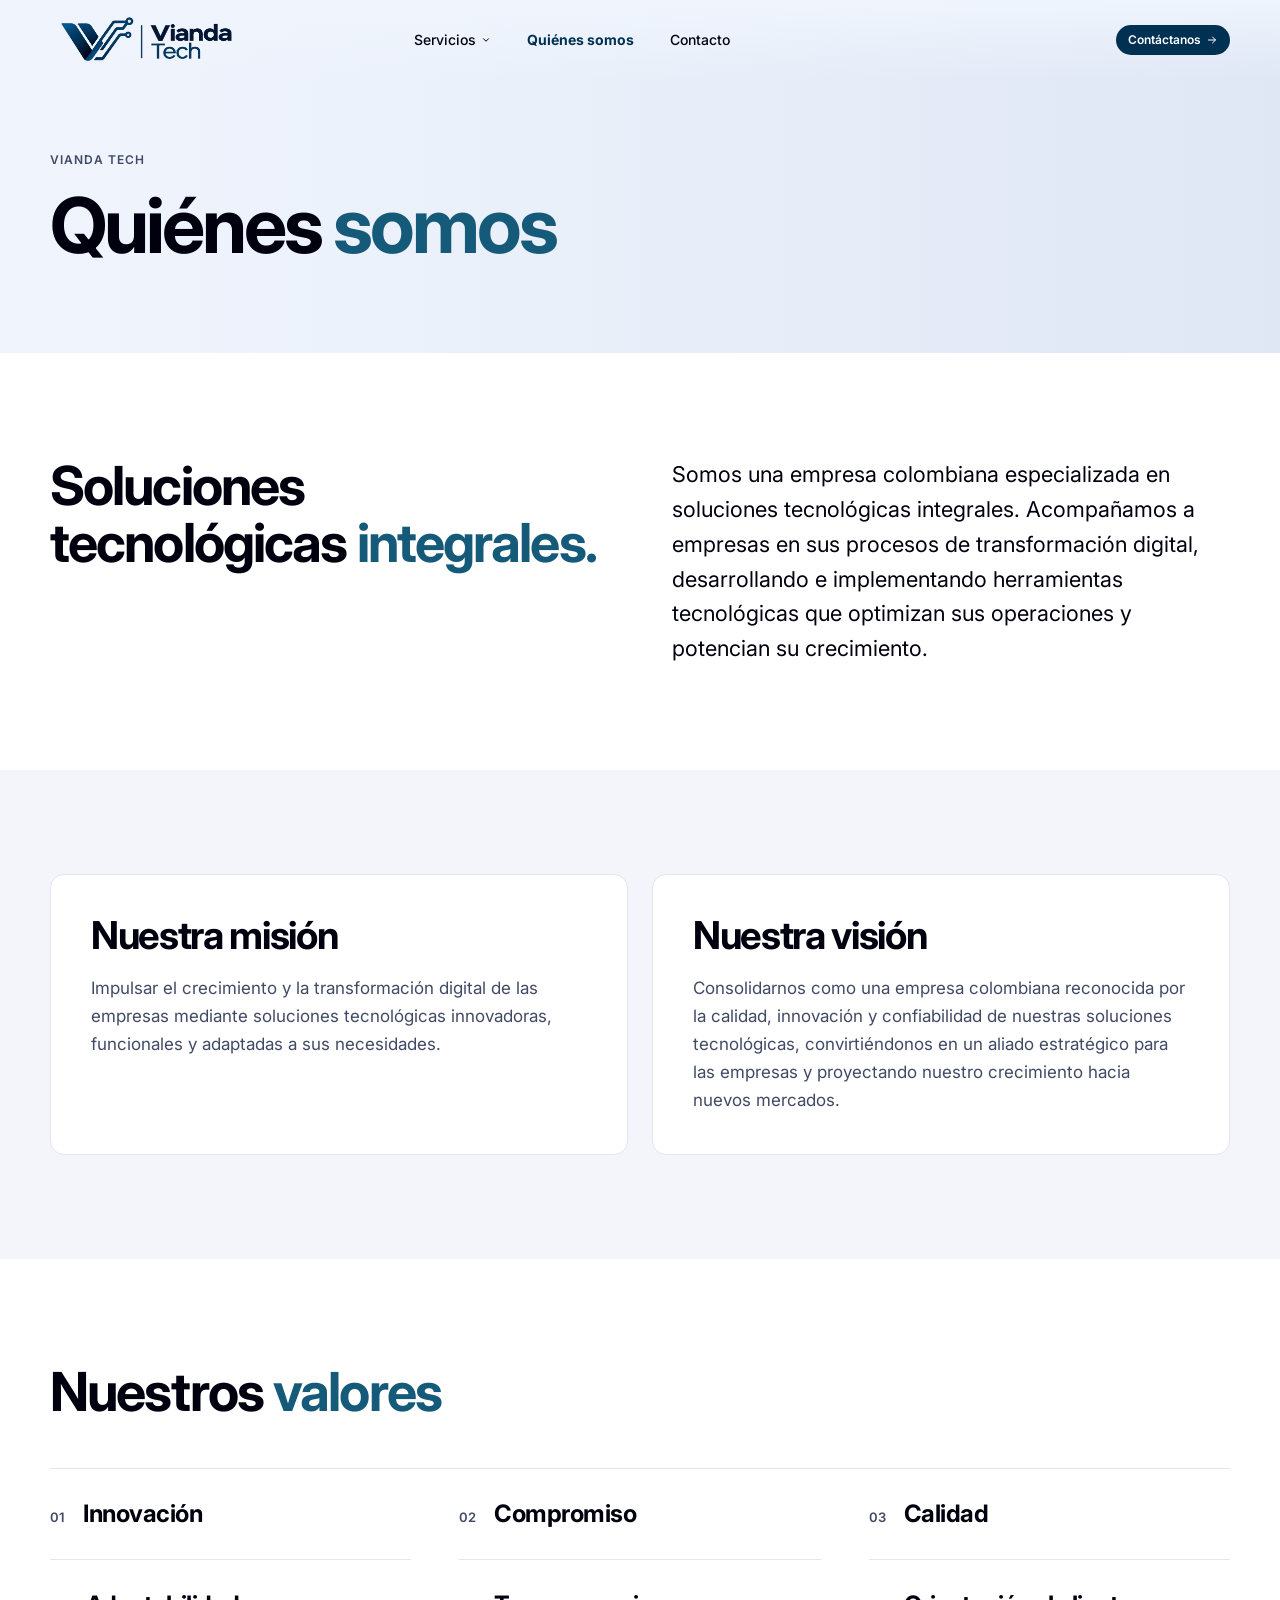
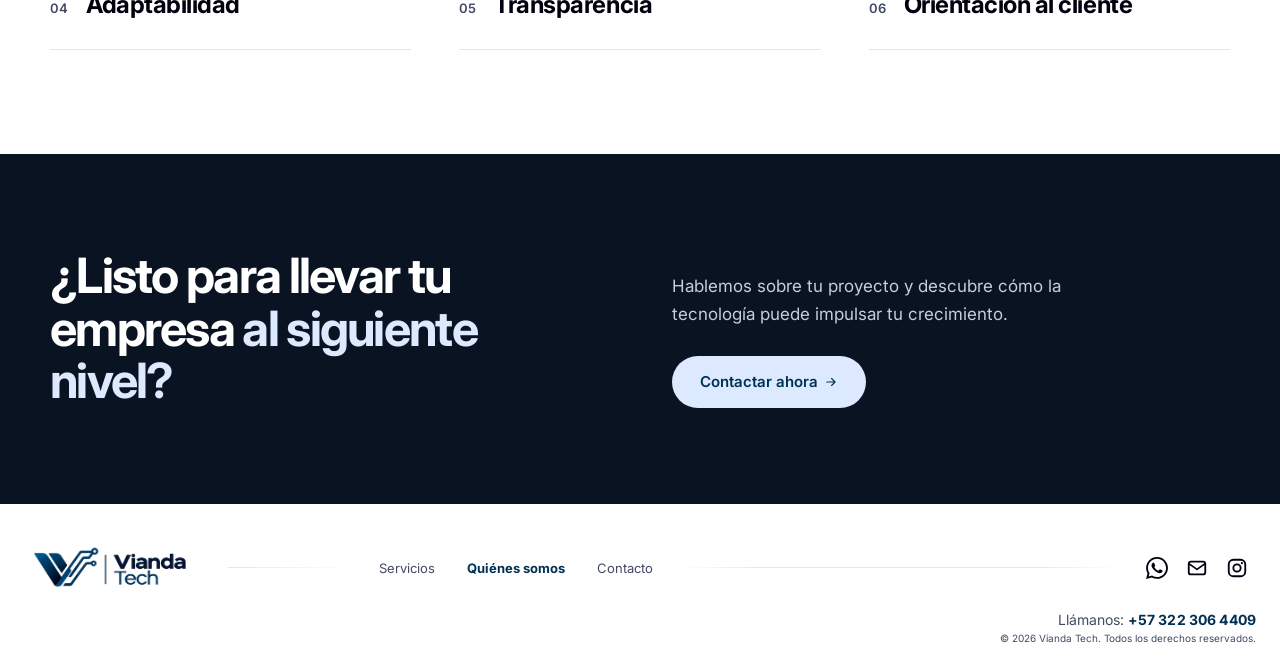
<file: quienes-somos.html>
<!DOCTYPE html>
<html lang="es">
<head>
  <meta charset="utf-8">
  <meta name="viewport" content="width=device-width, initial-scale=1, viewport-fit=cover">
  <title>Quiénes somos | Vianda Tech</title>
  <meta name="description" content="Vianda Tech es una empresa colombiana de soluciones tecnológicas integrales. Conoce nuestra misión, visión y valores.">
  <meta name="theme-color" content="#003153">
  <link rel="canonical" href="https://viandatech.com/quienes-somos.html">
  <link rel="icon" type="image/png" href="assets/logo-mark.png" media="(prefers-color-scheme: light)">
  <link rel="icon" type="image/png" href="assets/logo-mark-dark.png" media="(prefers-color-scheme: dark)">
  <meta property="og:type" content="website">
  <meta property="og:site_name" content="Vianda Tech">
  <meta property="og:locale" content="es_CO">
  <meta property="og:url" content="https://viandatech.com/quienes-somos.html">
  <meta property="og:title" content="Quiénes somos | Vianda Tech">
  <meta property="og:description" content="Empresa colombiana de soluciones tecnológicas integrales. Misión, visión y valores de Vianda Tech.">
  <meta property="og:image" content="https://viandatech.com/assets/og-image.jpg">
  <meta property="og:image:width" content="1200">
  <meta property="og:image:height" content="629">
  <meta name="twitter:card" content="summary_large_image">
  <link rel="preconnect" href="https://fonts.googleapis.com">
  <link rel="preconnect" href="https://fonts.gstatic.com" crossorigin>
  <link rel="stylesheet" href="https://fonts.googleapis.com/css2?family=Inter:wght@400;500;600;700;800&display=swap">
  <link rel="stylesheet" href="styles.css?v=20261149">
</head>
<body>

  <svg width="0" height="0" style="position:absolute" aria-hidden="true">
    <symbol id="i-arrow" viewBox="0 0 24 24"><path d="M5 12h14M13 6l6 6-6 6" fill="none" stroke="currentColor" stroke-width="2" stroke-linecap="round" stroke-linejoin="round"/></symbol>
    <symbol id="i-chev" viewBox="0 0 24 24"><path d="m6 9 6 6 6-6" fill="none" stroke="currentColor" stroke-width="2.4" stroke-linecap="round" stroke-linejoin="round"/></symbol>
    <symbol id="i-whatsapp" viewBox="0 0 24 24"><path fill="currentColor" d="M17.47 14.38c-.3-.15-1.76-.87-2.03-.97-.27-.1-.47-.15-.67.15-.2.3-.77.97-.94 1.16-.17.2-.35.22-.65.07-.3-.15-1.26-.46-2.39-1.48-.88-.79-1.48-1.76-1.65-2.06-.17-.3-.02-.46.13-.6.13-.14.3-.35.45-.52.15-.17.2-.3.3-.5.1-.2.05-.37-.03-.52-.07-.15-.67-1.61-.92-2.21-.24-.58-.49-.5-.67-.51h-.57c-.2 0-.52.07-.79.37-.27.3-1.04 1.02-1.04 2.48 0 1.46 1.07 2.88 1.21 3.07.15.2 2.1 3.2 5.08 4.49.71.3 1.26.49 1.7.63.71.23 1.36.2 1.87.12.57-.09 1.76-.72 2.01-1.41.25-.7.25-1.29.17-1.41-.07-.13-.27-.2-.57-.35M12.05 21.78h-.01a9.87 9.87 0 0 1-5.03-1.38l-.36-.21-3.74.98 1-3.65-.24-.37a9.86 9.86 0 0 1-1.51-5.26c0-5.45 4.44-9.89 9.89-9.89 2.64 0 5.12 1.03 6.99 2.9a9.83 9.83 0 0 1 2.89 7c0 5.45-4.44 9.89-9.88 9.89M20.46 3.49A11.82 11.82 0 0 0 12.05 0C5.5 0 .16 5.34.16 11.89c0 2.1.55 4.14 1.59 5.95L.06 24l6.3-1.65a11.88 11.88 0 0 0 5.68 1.45h.01c6.55 0 11.89-5.34 11.89-11.89 0-3.18-1.24-6.17-3.48-8.42"/></symbol>
    <symbol id="i-mail" viewBox="0 0 24 24"><g fill="none" stroke="currentColor" stroke-width="2" stroke-linecap="round" stroke-linejoin="round"><rect x="3" y="5" width="18" height="14" rx="2.5"/><path d="m3.5 7.5 8.5 6 8.5-6"/></g></symbol>
    <symbol id="i-instagram" viewBox="0 0 24 24"><g fill="none" stroke="currentColor" stroke-width="2" stroke-linecap="round" stroke-linejoin="round"><rect x="3" y="3" width="18" height="18" rx="5"/><circle cx="12" cy="12" r="4"/></g><circle cx="17.3" cy="6.7" r="1.2" fill="currentColor"/></symbol>
    </svg>

  <header class="page-head">
    <nav class="nav" aria-label="Principal">
      <div class="container nav__inner">
        <a class="logo" href="index.html"><img src="assets/logo.png" width="800" height="286" alt="Vianda Tech"></a>
        <ul class="nav__links" id="menu">
          <li class="has-menu">
            <a href="index.html#servicios">Servicios <svg class="chev" width="10" height="10"><use href="#i-chev"/></svg></a>
            <ul class="submenu">
              <li><a href="software-a-medida.html">Software a Medida</a></li>
              <li><a href="asesoria-tecnologica.html">Asesoría Tecnológica</a></li>
              <li><a href="sitios-web-profesionales.html">Sitios Web Profesionales</a></li>
              <li><a href="aplicaciones-moviles.html">Aplicaciones Móviles</a></li>
              <li><a href="automatizacion-ia.html">Automatización con IA</a></li>
            </ul>
          </li>
          <li><a href="quienes-somos.html" aria-current="page">Quiénes somos</a></li>
          <!-- Blog oculto hasta su implementación (spec 003, RF-12): <li><a href="index.html#blog">Blog</a></li> -->
          <li><a href="https://wa.me/573223064409?text=Hola%2C%20deseo%20contactar%20contigo" target="_blank" rel="noopener">Contacto</a></li>
          <li class="nav__cta"><a class="btn btn--deep" href="https://wa.me/573223064409?text=Hola%2C%20quiero%20m%C3%A1s%20informaci%C3%B3n%20sobre%20sus%20servicios" target="_blank" rel="noopener">Contáctanos <svg width="14" height="14"><use href="#i-arrow"/></svg></a></li>
          <li class="nav__contact"><a href="tel:+573223064409">+57 322 306 4409</a><a href="mailto:contacto@viandatech.com">contacto@viandatech.com</a></li>
        </ul>
        <a class="btn btn--deep btn--nav" href="https://wa.me/573223064409?text=Hola%2C%20quiero%20m%C3%A1s%20informaci%C3%B3n%20sobre%20sus%20servicios" target="_blank" rel="noopener" aria-label="Contáctanos por WhatsApp"><span class="btn__label">Contáctanos</span> <svg class="ico-arrow" width="12" height="12"><use href="#i-arrow"/></svg><svg class="ico-wa" width="28" height="28" aria-hidden="true"><use href="#i-whatsapp"/></svg></a>
        <button class="burger" type="button" aria-label="Abrir menú" aria-expanded="false" aria-controls="menu">
          <span></span><span></span><span></span>
        </button>
        <div class="nav__backdrop"></div>
      </div>
    </nav>
    <div class="container page-head__body">
      <p class="eyebrow">Vianda Tech</p>
      <h1>Quiénes <em>somos</em></h1>
    </div>
  </header>

  <main>
    <section class="section" aria-labelledby="about-title">
      <div class="container split">
        <h2 id="about-title">Soluciones tecnológicas <em>integrales.</em></h2>
        <p class="lead lead--lg">Somos una empresa colombiana especializada en soluciones tecnológicas integrales. Acompañamos a empresas en sus procesos de transformación digital, desarrollando e implementando herramientas tecnológicas que optimizan sus operaciones y potencian su crecimiento.</p>
      </div>
    </section>

    <section class="section section--tint" aria-label="Misión y visión">
      <div class="container split split--cards">
        <article class="pillar">
          <h2>Nuestra misión</h2>
          <p>Impulsar el crecimiento y la transformación digital de las empresas mediante soluciones tecnológicas innovadoras, funcionales y adaptadas a sus necesidades.</p>
        </article>
        <article class="pillar">
          <h2>Nuestra visión</h2>
          <p>Consolidarnos como una empresa colombiana reconocida por la calidad, innovación y confiabilidad de nuestras soluciones tecnológicas, convirtiéndonos en un aliado estratégico para las empresas y proyectando nuestro crecimiento hacia nuevos mercados.</p>
        </article>
      </div>
    </section>

    <section class="section" aria-labelledby="values-title">
      <div class="container">
        <h2 id="values-title" class="h2--wide">Nuestros <em>valores</em></h2>
        <ul class="values">
          <li>Innovación</li>
          <li>Compromiso</li>
          <li>Calidad</li>
          <li>Adaptabilidad</li>
          <li>Transparencia</li>
          <li>Orientación al cliente</li>
        </ul>
      </div>
    </section>

    <section class="cta" id="contacto">
      <div class="container cta__inner">
        <h2>¿Listo para llevar tu empresa <em>al siguiente nivel?</em></h2>
        <div>
          <p>Hablemos sobre tu proyecto y descubre cómo la tecnología puede impulsar tu crecimiento.</p>
          <a class="btn btn--soft" href="https://wa.me/573223064409?text=Hola%2C%20deseo%20contactar%20contigo" target="_blank" rel="noopener">Contactar ahora <svg width="14" height="14"><use href="#i-arrow"/></svg></a>
        </div>
      </div>
    </section>
  </main>

  <footer class="footer">
    <a class="logo" href="index.html"><img src="assets/logo.png" width="800" height="286" alt="Vianda Tech" loading="lazy"></a>
    <span class="footer__line footer__line--s" aria-hidden="true"></span>
    <nav aria-label="Pie">
      <a href="index.html#servicios">Servicios</a>
      <a href="quienes-somos.html" aria-current="page">Quiénes somos</a>
      <!-- Blog oculto (spec 003, RF-12): <a href="index.html#blog">Blog</a> -->
      <a href="https://wa.me/573223064409?text=Hola%2C%20deseo%20contactar%20contigo" target="_blank" rel="noopener">Contacto</a>
    </nav>
    <span class="footer__line footer__line--l" aria-hidden="true"></span>
    <div class="footer__social">
      <a href="https://wa.me/573223064409?text=Hola%2C%20deseo%20contactar%20contigo" target="_blank" rel="noopener" aria-label="WhatsApp"><svg width="22" height="22"><use href="#i-whatsapp"/></svg></a>
      <a href="mailto:contacto@viandatech.com?subject=Hola%20Vianda%20Tech%21&amp;body=Hola%2C%20deseo%20contactar%20contigo" aria-label="Correo electrónico"><svg width="22" height="22"><use href="#i-mail"/></svg></a>
      <!-- Pendiente: reemplazar "#" por la URL del perfil de Instagram de Vianda Tech -->
      <a href="#" aria-label="Instagram"><svg width="22" height="22"><use href="#i-instagram"/></svg></a>
    </div>
    <a class="footer__phone" href="tel:+573223064409">Llámanos: <strong>+57 322 306 4409</strong></a>
    <small>&copy; 2026 Vianda Tech. Todos los derechos reservados.</small>
  </footer>

  <script src="script.js?v=20261149" defer></script>
</body>
</html>
</file>
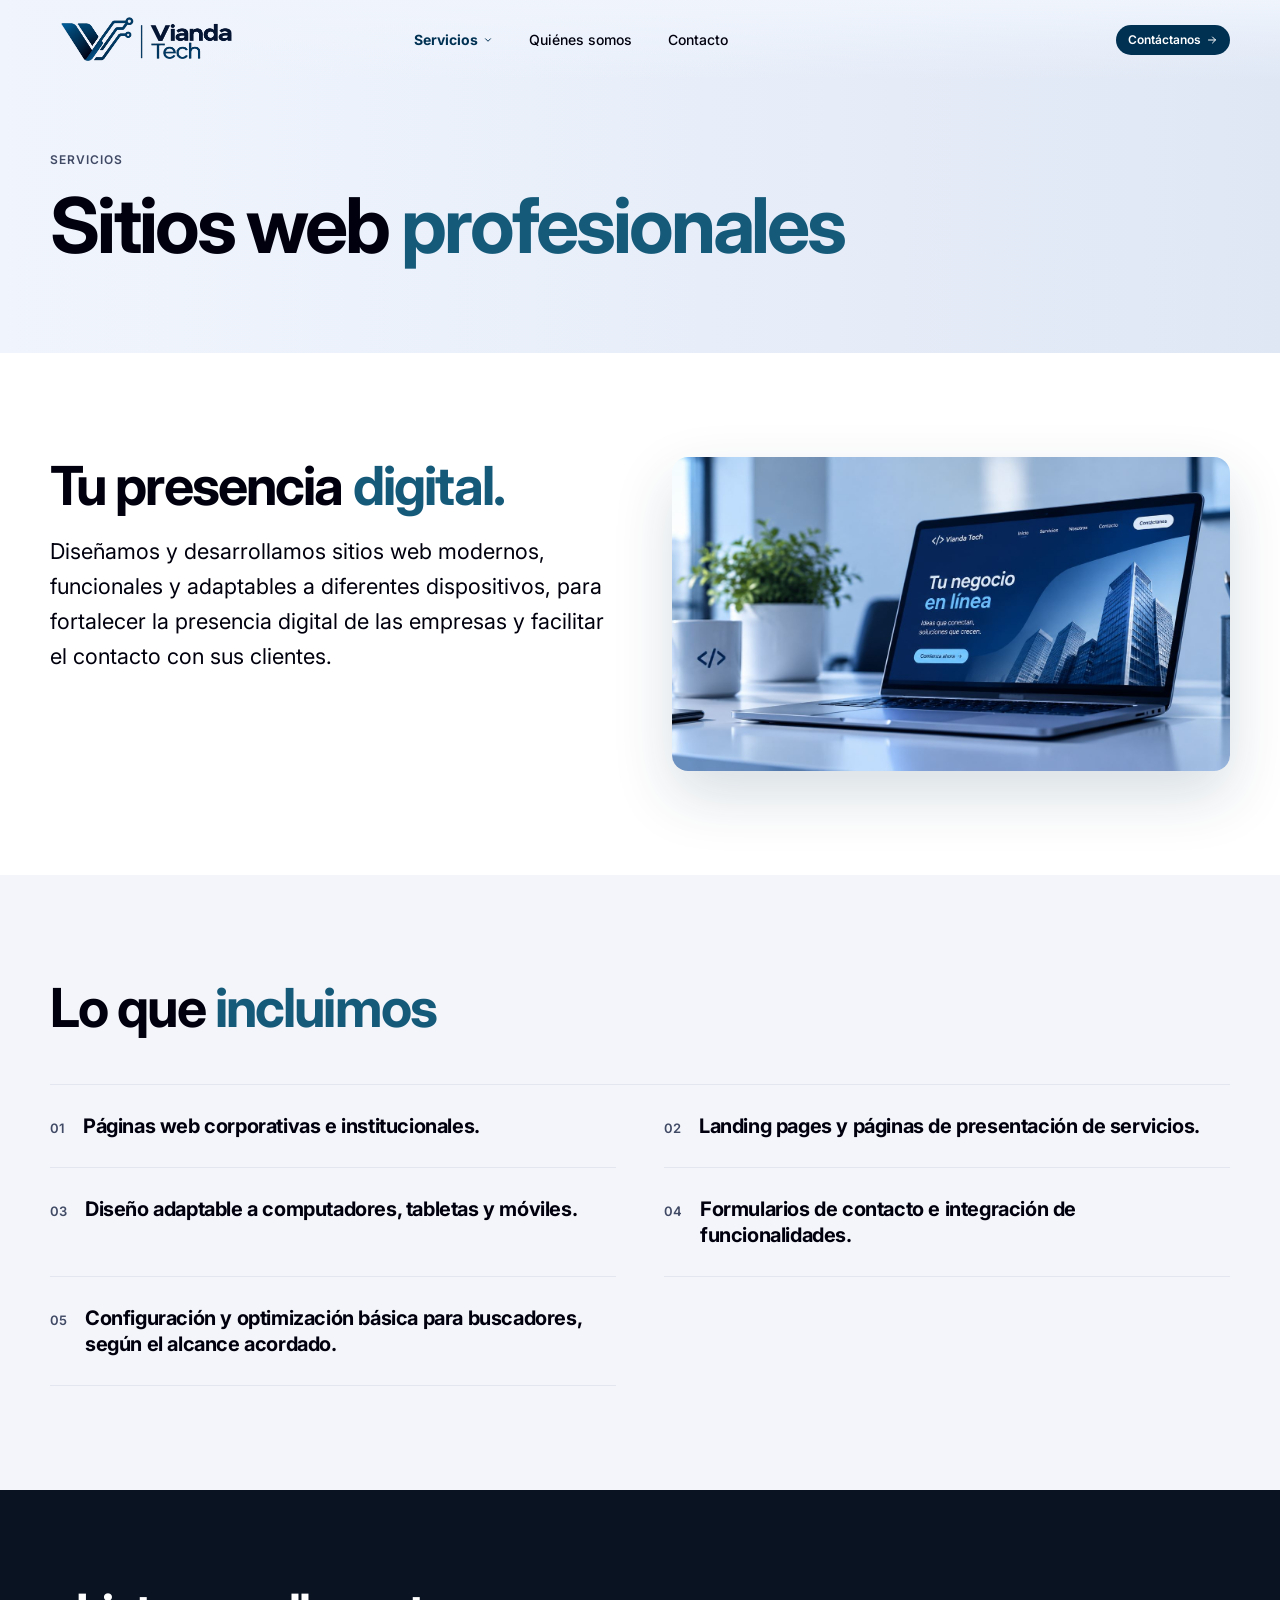
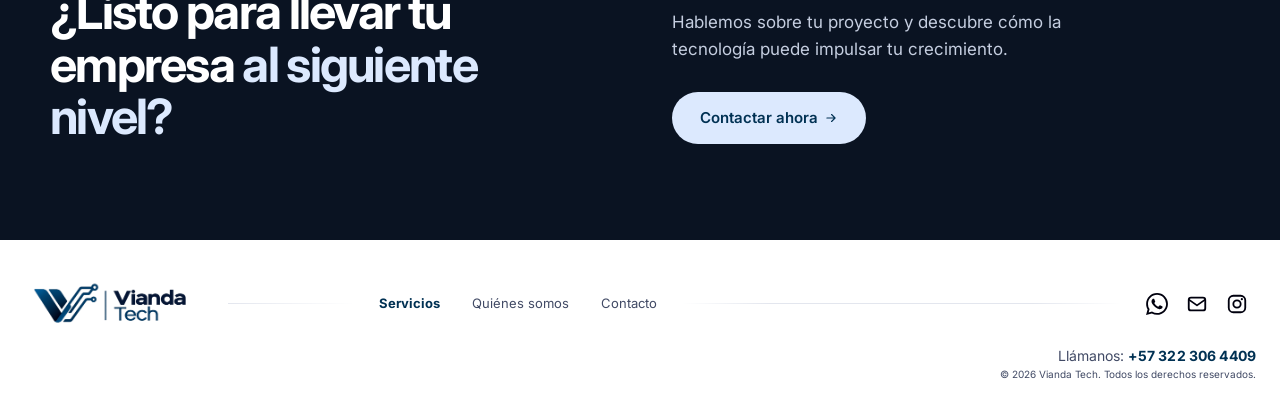
<file: sitios-web-profesionales.html>
<!DOCTYPE html>
<html lang="es">
<head>
  <meta charset="utf-8">
  <meta name="viewport" content="width=device-width, initial-scale=1, viewport-fit=cover">
  <title>Sitios web profesionales | Vianda Tech</title>
  <meta name="description" content="Diseñamos y desarrollamos sitios web modernos, funcionales y adaptables a diferentes dispositivos para fortalecer la presencia digital de las empresas.">
  <meta name="theme-color" content="#003153">
  <link rel="canonical" href="https://viandatech.com/sitios-web-profesionales.html">
  <link rel="icon" type="image/png" href="assets/logo-mark.png" media="(prefers-color-scheme: light)">
  <link rel="icon" type="image/png" href="assets/logo-mark-dark.png" media="(prefers-color-scheme: dark)">
  <meta property="og:type" content="website">
  <meta property="og:site_name" content="Vianda Tech">
  <meta property="og:locale" content="es_CO">
  <meta property="og:url" content="https://viandatech.com/sitios-web-profesionales.html">
  <meta property="og:title" content="Sitios web profesionales | Vianda Tech">
  <meta property="og:description" content="Sitios web modernos, funcionales y adaptables para fortalecer la presencia digital de tu empresa.">
  <meta property="og:image" content="https://viandatech.com/assets/og-image.jpg">
  <meta property="og:image:width" content="1200">
  <meta property="og:image:height" content="629">
  <meta name="twitter:card" content="summary_large_image">
  <link rel="preconnect" href="https://fonts.googleapis.com">
  <link rel="preconnect" href="https://fonts.gstatic.com" crossorigin>
  <link rel="stylesheet" href="https://fonts.googleapis.com/css2?family=Inter:wght@400;500;600;700;800&display=swap">
  <link rel="stylesheet" href="styles.css?v=20261149">
</head>
<body>

  <svg width="0" height="0" style="position:absolute" aria-hidden="true">
    <symbol id="i-arrow" viewBox="0 0 24 24"><path d="M5 12h14M13 6l6 6-6 6" fill="none" stroke="currentColor" stroke-width="2" stroke-linecap="round" stroke-linejoin="round"/></symbol>
    <symbol id="i-chev" viewBox="0 0 24 24"><path d="m6 9 6 6 6-6" fill="none" stroke="currentColor" stroke-width="2.4" stroke-linecap="round" stroke-linejoin="round"/></symbol>
    <symbol id="i-whatsapp" viewBox="0 0 24 24"><path fill="currentColor" d="M17.47 14.38c-.3-.15-1.76-.87-2.03-.97-.27-.1-.47-.15-.67.15-.2.3-.77.97-.94 1.16-.17.2-.35.22-.65.07-.3-.15-1.26-.46-2.39-1.48-.88-.79-1.48-1.76-1.65-2.06-.17-.3-.02-.46.13-.6.13-.14.3-.35.45-.52.15-.17.2-.3.3-.5.1-.2.05-.37-.03-.52-.07-.15-.67-1.61-.92-2.21-.24-.58-.49-.5-.67-.51h-.57c-.2 0-.52.07-.79.37-.27.3-1.04 1.02-1.04 2.48 0 1.46 1.07 2.88 1.21 3.07.15.2 2.1 3.2 5.08 4.49.71.3 1.26.49 1.7.63.71.23 1.36.2 1.87.12.57-.09 1.76-.72 2.01-1.41.25-.7.25-1.29.17-1.41-.07-.13-.27-.2-.57-.35M12.05 21.78h-.01a9.87 9.87 0 0 1-5.03-1.38l-.36-.21-3.74.98 1-3.65-.24-.37a9.86 9.86 0 0 1-1.51-5.26c0-5.45 4.44-9.89 9.89-9.89 2.64 0 5.12 1.03 6.99 2.9a9.83 9.83 0 0 1 2.89 7c0 5.45-4.44 9.89-9.88 9.89M20.46 3.49A11.82 11.82 0 0 0 12.05 0C5.5 0 .16 5.34.16 11.89c0 2.1.55 4.14 1.59 5.95L.06 24l6.3-1.65a11.88 11.88 0 0 0 5.68 1.45h.01c6.55 0 11.89-5.34 11.89-11.89 0-3.18-1.24-6.17-3.48-8.42"/></symbol>
    <symbol id="i-mail" viewBox="0 0 24 24"><g fill="none" stroke="currentColor" stroke-width="2" stroke-linecap="round" stroke-linejoin="round"><rect x="3" y="5" width="18" height="14" rx="2.5"/><path d="m3.5 7.5 8.5 6 8.5-6"/></g></symbol>
    <symbol id="i-instagram" viewBox="0 0 24 24"><g fill="none" stroke="currentColor" stroke-width="2" stroke-linecap="round" stroke-linejoin="round"><rect x="3" y="3" width="18" height="18" rx="5"/><circle cx="12" cy="12" r="4"/></g><circle cx="17.3" cy="6.7" r="1.2" fill="currentColor"/></symbol>
    </svg>

  <header class="page-head">
    <nav class="nav" aria-label="Principal">
      <div class="container nav__inner">
        <a class="logo" href="index.html"><img src="assets/logo.png" width="800" height="286" alt="Vianda Tech"></a>
        <ul class="nav__links" id="menu">
          <li class="has-menu">
            <a href="index.html#servicios" aria-current="page">Servicios <svg class="chev" width="10" height="10"><use href="#i-chev"/></svg></a>
            <ul class="submenu">
              <li><a href="software-a-medida.html">Software a Medida</a></li>
              <li><a href="asesoria-tecnologica.html">Asesoría Tecnológica</a></li>
              <li><a href="sitios-web-profesionales.html" aria-current="page">Sitios Web Profesionales</a></li>
              <li><a href="aplicaciones-moviles.html">Aplicaciones Móviles</a></li>
              <li><a href="automatizacion-ia.html">Automatización con IA</a></li>
            </ul>
          </li>
          <li><a href="quienes-somos.html">Quiénes somos</a></li>
          <!-- Blog oculto hasta su implementación (spec 003, RF-12): <li><a href="index.html#blog">Blog</a></li> -->
          <li><a href="https://wa.me/573223064409?text=Hola%2C%20deseo%20contactar%20contigo" target="_blank" rel="noopener">Contacto</a></li>
          <li class="nav__cta"><a class="btn btn--deep" href="https://wa.me/573223064409?text=Hola%2C%20quiero%20m%C3%A1s%20informaci%C3%B3n%20sobre%20sus%20servicios" target="_blank" rel="noopener">Contáctanos <svg width="14" height="14"><use href="#i-arrow"/></svg></a></li>
          <li class="nav__contact"><a href="tel:+573223064409">+57 322 306 4409</a><a href="mailto:contacto@viandatech.com">contacto@viandatech.com</a></li>
        </ul>
        <a class="btn btn--deep btn--nav" href="https://wa.me/573223064409?text=Hola%2C%20quiero%20m%C3%A1s%20informaci%C3%B3n%20sobre%20sus%20servicios" target="_blank" rel="noopener" aria-label="Contáctanos por WhatsApp"><span class="btn__label">Contáctanos</span> <svg class="ico-arrow" width="12" height="12"><use href="#i-arrow"/></svg><svg class="ico-wa" width="28" height="28" aria-hidden="true"><use href="#i-whatsapp"/></svg></a>
        <button class="burger" type="button" aria-label="Abrir menú" aria-expanded="false" aria-controls="menu">
          <span></span><span></span><span></span>
        </button>
        <div class="nav__backdrop"></div>
      </div>
    </nav>
    <div class="container page-head__body">
      <p class="eyebrow">Servicios</p>
      <h1>Sitios web <em>profesionales</em></h1>
    </div>
  </header>

  <main>
    <section class="section" aria-labelledby="sw-title">
      <div class="container split">
        <div>
          <h2 id="sw-title">Tu presencia <em>digital.</em></h2>
          <p class="lead lead--lg">Diseñamos y desarrollamos sitios web modernos, funcionales y adaptables a diferentes dispositivos, para fortalecer la presencia digital de las empresas y facilitar el contacto con sus clientes.</p>
        </div>
        <img class="connected__img" src="assets/hero-2.jpg" width="1612" height="809" alt="Portátil mostrando un sitio web corporativo moderno" loading="lazy">
      </div>
    </section>

    <section class="section section--tint" aria-labelledby="scope-title">
      <div class="container">
        <h2 id="scope-title" class="h2--wide">Lo que <em>incluimos</em></h2>
        <ul class="values values--2">
          <li>Páginas web corporativas e institucionales.</li>
          <li>Landing pages y páginas de presentación de servicios.</li>
          <li>Diseño adaptable a computadores, tabletas y móviles.</li>
          <li>Formularios de contacto e integración de funcionalidades.</li>
          <li>Configuración y optimización básica para buscadores, según el alcance acordado.</li>
        </ul>
      </div>
    </section>

    <section class="cta" id="contacto">
      <div class="container cta__inner">
        <h2>¿Listo para llevar tu empresa <em>al siguiente nivel?</em></h2>
        <div>
          <p>Hablemos sobre tu proyecto y descubre cómo la tecnología puede impulsar tu crecimiento.</p>
          <a class="btn btn--soft" href="https://wa.me/573223064409?text=Hola%2C%20deseo%20contactar%20contigo" target="_blank" rel="noopener">Contactar ahora <svg width="14" height="14"><use href="#i-arrow"/></svg></a>
        </div>
      </div>
    </section>
  </main>

  <footer class="footer">
    <a class="logo" href="index.html"><img src="assets/logo.png" width="800" height="286" alt="Vianda Tech" loading="lazy"></a>
    <span class="footer__line footer__line--s" aria-hidden="true"></span>
    <nav aria-label="Pie">
      <a href="index.html#servicios" aria-current="page">Servicios</a>
      <a href="quienes-somos.html">Quiénes somos</a>
      <!-- Blog oculto (spec 003, RF-12): <a href="index.html#blog">Blog</a> -->
      <a href="https://wa.me/573223064409?text=Hola%2C%20deseo%20contactar%20contigo" target="_blank" rel="noopener">Contacto</a>
    </nav>
    <span class="footer__line footer__line--l" aria-hidden="true"></span>
    <div class="footer__social">
      <a href="https://wa.me/573223064409?text=Hola%2C%20deseo%20contactar%20contigo" target="_blank" rel="noopener" aria-label="WhatsApp"><svg width="22" height="22"><use href="#i-whatsapp"/></svg></a>
      <a href="mailto:contacto@viandatech.com?subject=Hola%20Vianda%20Tech%21&amp;body=Hola%2C%20deseo%20contactar%20contigo" aria-label="Correo electrónico"><svg width="22" height="22"><use href="#i-mail"/></svg></a>
      <!-- Pendiente: reemplazar "#" por la URL del perfil de Instagram de Vianda Tech -->
      <a href="#" aria-label="Instagram"><svg width="22" height="22"><use href="#i-instagram"/></svg></a>
    </div>
    <a class="footer__phone" href="tel:+573223064409">Llámanos: <strong>+57 322 306 4409</strong></a>
    <small>&copy; 2026 Vianda Tech. Todos los derechos reservados.</small>
  </footer>

  <script src="script.js?v=20261149" defer></script>
</body>
</html>
</file>
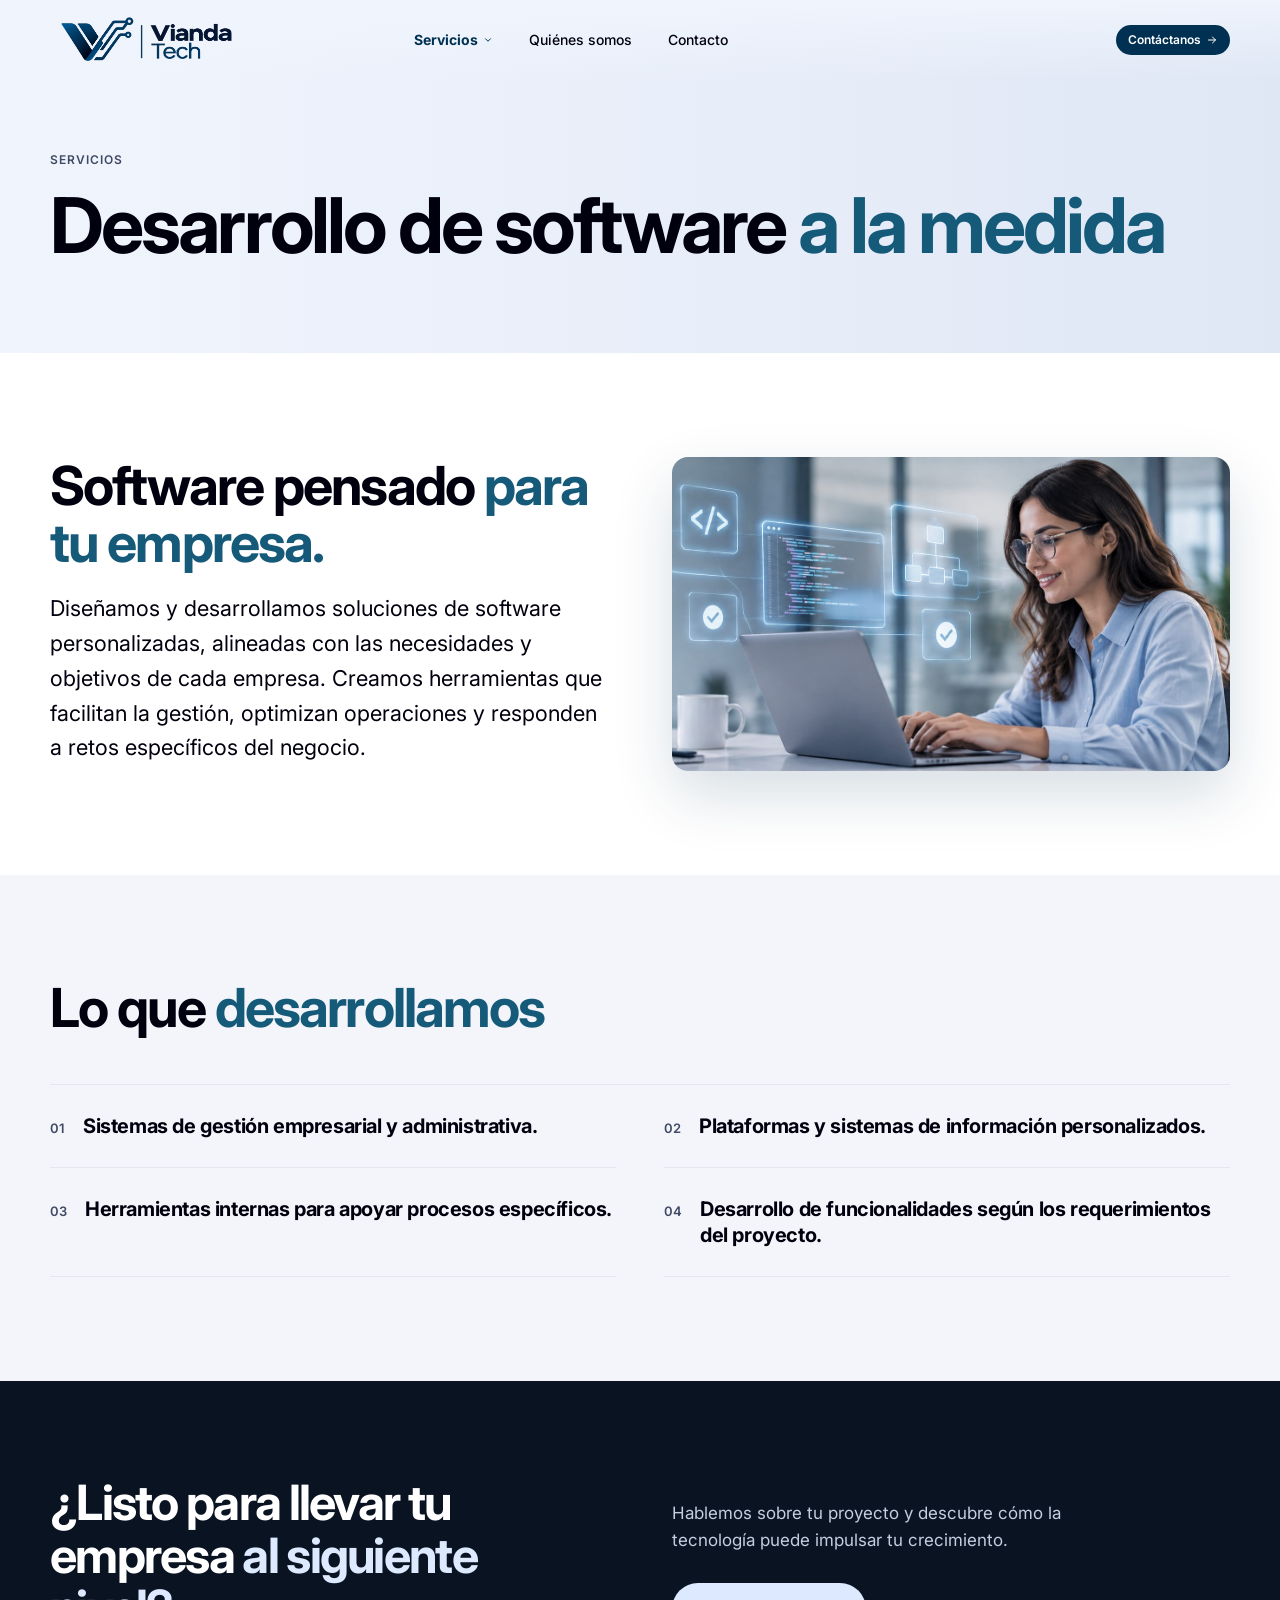
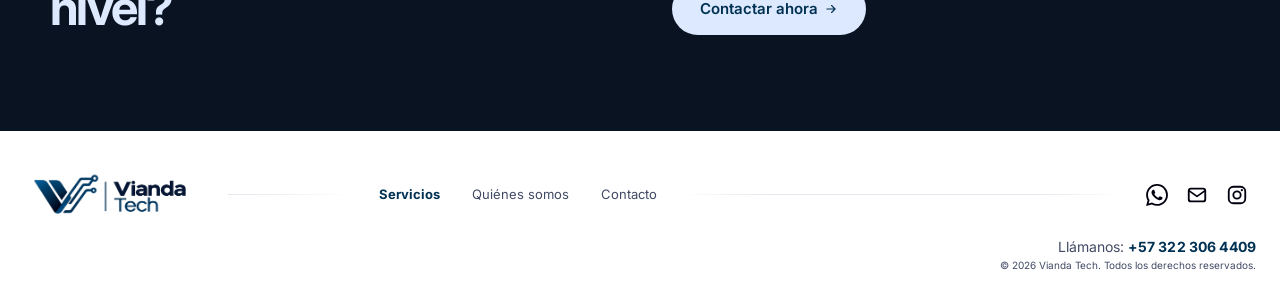
<file: software-a-medida.html>
<!DOCTYPE html>
<html lang="es">
<head>
  <meta charset="utf-8">
  <meta name="viewport" content="width=device-width, initial-scale=1, viewport-fit=cover">
  <title>Desarrollo de software a la medida | Vianda Tech</title>
  <meta name="description" content="Diseñamos y desarrollamos software personalizado: sistemas de gestión, plataformas, herramientas internas y funcionalidades a la medida de cada empresa.">
  <meta name="theme-color" content="#003153">
  <link rel="canonical" href="https://viandatech.com/software-a-medida.html">
  <link rel="icon" type="image/png" href="assets/logo-mark.png" media="(prefers-color-scheme: light)">
  <link rel="icon" type="image/png" href="assets/logo-mark-dark.png" media="(prefers-color-scheme: dark)">
  <meta property="og:type" content="website">
  <meta property="og:site_name" content="Vianda Tech">
  <meta property="og:locale" content="es_CO">
  <meta property="og:url" content="https://viandatech.com/software-a-medida.html">
  <meta property="og:title" content="Desarrollo de software a la medida | Vianda Tech">
  <meta property="og:description" content="Software personalizado alineado con las necesidades y objetivos de cada empresa.">
  <meta property="og:image" content="https://viandatech.com/assets/og-image.jpg">
  <meta property="og:image:width" content="1200">
  <meta property="og:image:height" content="629">
  <meta name="twitter:card" content="summary_large_image">
  <link rel="preconnect" href="https://fonts.googleapis.com">
  <link rel="preconnect" href="https://fonts.gstatic.com" crossorigin>
  <link rel="stylesheet" href="https://fonts.googleapis.com/css2?family=Inter:wght@400;500;600;700;800&display=swap">
  <link rel="stylesheet" href="styles.css?v=20261149">
</head>
<body>

  <svg width="0" height="0" style="position:absolute" aria-hidden="true">
    <symbol id="i-arrow" viewBox="0 0 24 24"><path d="M5 12h14M13 6l6 6-6 6" fill="none" stroke="currentColor" stroke-width="2" stroke-linecap="round" stroke-linejoin="round"/></symbol>
    <symbol id="i-chev" viewBox="0 0 24 24"><path d="m6 9 6 6 6-6" fill="none" stroke="currentColor" stroke-width="2.4" stroke-linecap="round" stroke-linejoin="round"/></symbol>
    <symbol id="i-whatsapp" viewBox="0 0 24 24"><path fill="currentColor" d="M17.47 14.38c-.3-.15-1.76-.87-2.03-.97-.27-.1-.47-.15-.67.15-.2.3-.77.97-.94 1.16-.17.2-.35.22-.65.07-.3-.15-1.26-.46-2.39-1.48-.88-.79-1.48-1.76-1.65-2.06-.17-.3-.02-.46.13-.6.13-.14.3-.35.45-.52.15-.17.2-.3.3-.5.1-.2.05-.37-.03-.52-.07-.15-.67-1.61-.92-2.21-.24-.58-.49-.5-.67-.51h-.57c-.2 0-.52.07-.79.37-.27.3-1.04 1.02-1.04 2.48 0 1.46 1.07 2.88 1.21 3.07.15.2 2.1 3.2 5.08 4.49.71.3 1.26.49 1.7.63.71.23 1.36.2 1.87.12.57-.09 1.76-.72 2.01-1.41.25-.7.25-1.29.17-1.41-.07-.13-.27-.2-.57-.35M12.05 21.78h-.01a9.87 9.87 0 0 1-5.03-1.38l-.36-.21-3.74.98 1-3.65-.24-.37a9.86 9.86 0 0 1-1.51-5.26c0-5.45 4.44-9.89 9.89-9.89 2.64 0 5.12 1.03 6.99 2.9a9.83 9.83 0 0 1 2.89 7c0 5.45-4.44 9.89-9.88 9.89M20.46 3.49A11.82 11.82 0 0 0 12.05 0C5.5 0 .16 5.34.16 11.89c0 2.1.55 4.14 1.59 5.95L.06 24l6.3-1.65a11.88 11.88 0 0 0 5.68 1.45h.01c6.55 0 11.89-5.34 11.89-11.89 0-3.18-1.24-6.17-3.48-8.42"/></symbol>
    <symbol id="i-mail" viewBox="0 0 24 24"><g fill="none" stroke="currentColor" stroke-width="2" stroke-linecap="round" stroke-linejoin="round"><rect x="3" y="5" width="18" height="14" rx="2.5"/><path d="m3.5 7.5 8.5 6 8.5-6"/></g></symbol>
    <symbol id="i-instagram" viewBox="0 0 24 24"><g fill="none" stroke="currentColor" stroke-width="2" stroke-linecap="round" stroke-linejoin="round"><rect x="3" y="3" width="18" height="18" rx="5"/><circle cx="12" cy="12" r="4"/></g><circle cx="17.3" cy="6.7" r="1.2" fill="currentColor"/></symbol>
    </svg>

  <header class="page-head">
    <nav class="nav" aria-label="Principal">
      <div class="container nav__inner">
        <a class="logo" href="index.html"><img src="assets/logo.png" width="800" height="286" alt="Vianda Tech"></a>
        <ul class="nav__links" id="menu">
          <li class="has-menu">
            <a href="index.html#servicios" aria-current="page">Servicios <svg class="chev" width="10" height="10"><use href="#i-chev"/></svg></a>
            <ul class="submenu">
              <li><a href="software-a-medida.html" aria-current="page">Software a Medida</a></li>
              <li><a href="asesoria-tecnologica.html">Asesoría Tecnológica</a></li>
              <li><a href="sitios-web-profesionales.html">Sitios Web Profesionales</a></li>
              <li><a href="aplicaciones-moviles.html">Aplicaciones Móviles</a></li>
              <li><a href="automatizacion-ia.html">Automatización con IA</a></li>
            </ul>
          </li>
          <li><a href="quienes-somos.html">Quiénes somos</a></li>
          <!-- Blog oculto hasta su implementación (spec 003, RF-12): <li><a href="index.html#blog">Blog</a></li> -->
          <li><a href="https://wa.me/573223064409?text=Hola%2C%20deseo%20contactar%20contigo" target="_blank" rel="noopener">Contacto</a></li>
          <li class="nav__cta"><a class="btn btn--deep" href="https://wa.me/573223064409?text=Hola%2C%20quiero%20m%C3%A1s%20informaci%C3%B3n%20sobre%20sus%20servicios" target="_blank" rel="noopener">Contáctanos <svg width="14" height="14"><use href="#i-arrow"/></svg></a></li>
          <li class="nav__contact"><a href="tel:+573223064409">+57 322 306 4409</a><a href="mailto:contacto@viandatech.com">contacto@viandatech.com</a></li>
        </ul>
        <a class="btn btn--deep btn--nav" href="https://wa.me/573223064409?text=Hola%2C%20quiero%20m%C3%A1s%20informaci%C3%B3n%20sobre%20sus%20servicios" target="_blank" rel="noopener" aria-label="Contáctanos por WhatsApp"><span class="btn__label">Contáctanos</span> <svg class="ico-arrow" width="12" height="12"><use href="#i-arrow"/></svg><svg class="ico-wa" width="28" height="28" aria-hidden="true"><use href="#i-whatsapp"/></svg></a>
        <button class="burger" type="button" aria-label="Abrir menú" aria-expanded="false" aria-controls="menu">
          <span></span><span></span><span></span>
        </button>
        <div class="nav__backdrop"></div>
      </div>
    </nav>
    <div class="container page-head__body">
      <p class="eyebrow">Servicios</p>
      <h1>Desarrollo de software <em>a la medida</em></h1>
    </div>
  </header>

  <main>
    <section class="section" aria-labelledby="sw-title">
      <div class="container split">
        <div>
          <h2 id="sw-title">Software pensado <em>para tu empresa.</em></h2>
          <p class="lead lead--lg">Diseñamos y desarrollamos soluciones de software personalizadas, alineadas con las necesidades y objetivos de cada empresa. Creamos herramientas que facilitan la gestión, optimizan operaciones y responden a retos específicos del negocio.</p>
        </div>
        <img class="connected__img" src="assets/hero-3.jpg" width="1471" height="724" alt="Profesional trabajando en una solución de software a la medida" loading="lazy">
      </div>
    </section>

    <section class="section section--tint" aria-labelledby="scope-title">
      <div class="container">
        <h2 id="scope-title" class="h2--wide">Lo que <em>desarrollamos</em></h2>
        <ul class="values values--2">
          <li>Sistemas de gestión empresarial y administrativa.</li>
          <li>Plataformas y sistemas de información personalizados.</li>
          <li>Herramientas internas para apoyar procesos específicos.</li>
          <li>Desarrollo de funcionalidades según los requerimientos del proyecto.</li>
        </ul>
      </div>
    </section>

    <section class="cta" id="contacto">
      <div class="container cta__inner">
        <h2>¿Listo para llevar tu empresa <em>al siguiente nivel?</em></h2>
        <div>
          <p>Hablemos sobre tu proyecto y descubre cómo la tecnología puede impulsar tu crecimiento.</p>
          <a class="btn btn--soft" href="https://wa.me/573223064409?text=Hola%2C%20deseo%20contactar%20contigo" target="_blank" rel="noopener">Contactar ahora <svg width="14" height="14"><use href="#i-arrow"/></svg></a>
        </div>
      </div>
    </section>
  </main>

  <footer class="footer">
    <a class="logo" href="index.html"><img src="assets/logo.png" width="800" height="286" alt="Vianda Tech" loading="lazy"></a>
    <span class="footer__line footer__line--s" aria-hidden="true"></span>
    <nav aria-label="Pie">
      <a href="index.html#servicios" aria-current="page">Servicios</a>
      <a href="quienes-somos.html">Quiénes somos</a>
      <!-- Blog oculto (spec 003, RF-12): <a href="index.html#blog">Blog</a> -->
      <a href="https://wa.me/573223064409?text=Hola%2C%20deseo%20contactar%20contigo" target="_blank" rel="noopener">Contacto</a>
    </nav>
    <span class="footer__line footer__line--l" aria-hidden="true"></span>
    <div class="footer__social">
      <a href="https://wa.me/573223064409?text=Hola%2C%20deseo%20contactar%20contigo" target="_blank" rel="noopener" aria-label="WhatsApp"><svg width="22" height="22"><use href="#i-whatsapp"/></svg></a>
      <a href="mailto:contacto@viandatech.com?subject=Hola%20Vianda%20Tech%21&amp;body=Hola%2C%20deseo%20contactar%20contigo" aria-label="Correo electrónico"><svg width="22" height="22"><use href="#i-mail"/></svg></a>
      <!-- Pendiente: reemplazar "#" por la URL del perfil de Instagram de Vianda Tech -->
      <a href="#" aria-label="Instagram"><svg width="22" height="22"><use href="#i-instagram"/></svg></a>
    </div>
    <a class="footer__phone" href="tel:+573223064409">Llámanos: <strong>+57 322 306 4409</strong></a>
    <small>&copy; 2026 Vianda Tech. Todos los derechos reservados.</small>
  </footer>

  <script src="script.js?v=20261149" defer></script>
</body>
</html>
</file>
<file: styles.css>
/* Medidas tomadas de la referencia (lienzo de 1672px de ancho, contenedor de 1180px). */
:root {
  --primary: #034dfc;        /* botones (landing): blanco sobre este azul = 6.1:1 */
  --primary-on-dark: #007bff; /* texto destacado sobre fondos oscuros */
  --primary-text: #003153;   /* texto, enlaces e íconos sobre claro: 13.6:1 */
  --primary-soft: #dce9fe;
  --accent: #165a7a;         /* palabra destacada del titular: ~7:1 sobre el hero */
  --ink: #00000e;
  --muted: #414a65;
  --panel: #f6f7fb;
  --surface: #f3f5fa;
  --hero: #f0f5fd;
  --dark: #0a1322;
  --line: #e3e6ee;
  --container: 1180px;
  --wide: 1460px;
}

* { box-sizing: border-box; margin: 0; padding: 0; }
html { scroll-behavior: smooth; }
body { font-family: Inter, system-ui, -apple-system, "Segoe UI", sans-serif; color: var(--ink); background: #fff; line-height: 1.4; -webkit-font-smoothing: antialiased; }
a { color: inherit; text-decoration: none; }
ul { list-style: none; }
svg { display: block; flex: none; }
em { font-style: normal; color: var(--primary-text); }
h1, h2, h3 { letter-spacing: -.025em; }
.container { width: min(var(--container), 100% - 3rem); margin-inline: auto; }

/* Botones */
.btn { display: inline-flex; align-items: center; gap: 6px; height: 38px; padding: 0 20px; border-radius: 99px; background: var(--primary); color: #fff; font-size: 14px; font-weight: 600; transition: filter .2s; }
.btn:hover { filter: brightness(1.15); }
.btn--deep { background: var(--primary-text); }
.btn--nav { height: 30px; padding: 0 12px; font-size: 12px; gap: 5px; }
.ico-wa { display: none; }

/* Logo */
.logo { display: inline-flex; align-items: center; }
.logo img { display: block; height: 72px; width: auto; }

/* Hero */
.hero { position: relative; height: 580px; overflow: hidden; background: linear-gradient(90deg, var(--hero) 0%, var(--hero) 34%, #e8eef9 52%, #dfe7f5 100%); }
.nav { position: relative; z-index: 4; height: 80px; background: linear-gradient(180deg, rgba(240,245,253,.92), rgba(240,245,253,0)); }
.nav__inner { height: 100%; display: flex; align-items: center; justify-content: space-between; }
.nav__links { display: flex; gap: 36px; margin: 0 auto 0 clamp(2rem, 12.7vw, 213px); font-size: 14px; font-weight: 500; }
.nav__links a { display: inline-flex; align-items: center; gap: 5px; }
.has-menu { position: relative; }
.submenu { display: none; position: absolute; top: 100%; left: -14px; min-width: 210px; padding: 8px; background: #fff; border: 1px solid var(--line); border-radius: 12px; box-shadow: 0 12px 30px rgba(0,0,14,.1); }
.has-menu:hover .submenu, .has-menu:focus-within .submenu { display: block; }
.submenu a { display: flex; padding: 9px 12px; border-radius: 8px; font-size: 13px; }
.submenu a:hover { background: var(--primary-soft); color: var(--primary-text); }

/* Carrusel: cada diapositiva trae su texto y su portátil, y la pista se desplaza a la izquierda */
.hero__carousel { position: absolute; inset: 0; z-index: 2; overflow: hidden; pointer-events: none; touch-action: pan-y; }
.hero__track { display: flex; height: 100%; transition: transform .7s cubic-bezier(.65, 0, .35, 1); }
.hero__slide { position: relative; flex: 0 0 100%; min-width: 0; pointer-events: auto; }
.hero__device { position: absolute; z-index: 1; top: 0; bottom: 0; right: 0; width: 56%; -webkit-mask-image: linear-gradient(90deg, transparent, #000 30%); mask-image: linear-gradient(90deg, transparent, #000 30%); }
.hero__dots { position: absolute; z-index: 5; left: 0; right: 0; bottom: 10px; display: flex; align-items: center; gap: 8px; }
.hero__dot { width: 8px; height: 8px; padding: 0; border: 0; border-radius: 99px; background: rgba(0,49,83,.25); cursor: pointer; transition: width .3s, background .3s; }
.hero__dot[aria-current="true"] { width: 24px; background: var(--primary-text); }
.hero__pause { display: grid; place-items: center; width: 20px; height: 20px; margin-left: 6px; padding: 0; border: 0; border-radius: 50%; background: rgba(0,49,83,.12); color: var(--primary-text); cursor: pointer; transition: background .2s; }
.hero__pause:hover { background: rgba(0,49,83,.22); }
.hero__pause:focus-visible, .hero__dot:focus-visible { outline: 2px solid var(--primary-text); outline-offset: 3px; }
.hero__dot:focus-visible { outline: 2px solid var(--primary-text); outline-offset: 3px; }
@media (prefers-reduced-motion: reduce) { .hero__track { transition: none; } }

.hero__body { position: relative; z-index: 3; padding-top: 190px; }
.hero h1 em, .hero h2 em { color: var(--accent); }
.hero h2 { font-size: 64px; line-height: 62px; font-weight: 700; letter-spacing: -.035em; }
.hero h1 { font-size: 64px; line-height: 62px; font-weight: 700; letter-spacing: -.035em; }
.hero p { max-width: 440px; margin: 18px 0 28px; font-size: 17px; line-height: 24px; color: var(--muted); }
.hero h1 + .hero__actions { margin-top: 28px; }
.hero__actions { display: flex; align-items: center; gap: 22px; }
.hero__actions .btn { padding: 0 20px; }

/* Escena del hero (marcador de posición: sustituir por la foto real) */
.hero__visual { position: absolute; z-index: 1; top: 0; bottom: 0; right: 0; width: 56%; -webkit-mask-image: linear-gradient(90deg, transparent, #000 30%); mask-image: linear-gradient(90deg, transparent, #000 30%); }
.scene { position: absolute; inset: 0; opacity: .9;
  background:
    linear-gradient(90deg, var(--hero) 0%, rgba(240,245,253,0) 40%),
    linear-gradient(180deg, #e9f0fa 0%, #c3d3ea 60%, #9fb5d6 100%); filter: blur(2px); }
.desk { position: absolute; left: 0; right: 0; bottom: 0; height: 70px; background: linear-gradient(180deg, rgba(190,205,230,.5), #8fa6c9 70%, #6f89b3); }
.laptop { position: absolute; left: 32%; bottom: 62px; width: 340px; height: 208px; display: grid; place-items: center; border-radius: 6px 10px 6px 6px;
  background: linear-gradient(150deg, #1b335f 0%, var(--dark) 60%, #000103 100%); box-shadow: inset 0 0 0 3px #2c3d63, 0 30px 50px rgba(10,25,60,.35);
  transform-origin: bottom left; transform: perspective(900px) rotateY(-38deg) rotateZ(-4deg) skewY(-6deg); }
.laptop__icon { width: 104px; height: 104px; color: #7fb0ff; filter: drop-shadow(0 0 14px rgba(40,110,255,.9)); }
.laptop img { width: 84px; height: auto; filter: drop-shadow(0 0 14px rgba(40,110,255,.9)) brightness(1.15); }
.laptop-base { position: absolute; left: 0; bottom: 38px; width: 62%; height: 22px; background: linear-gradient(180deg, #e8edf5, #aab7cc); border-radius: 0 0 40px 4px; transform: skewX(-38deg) translateX(40px); box-shadow: 0 10px 20px rgba(10,25,60,.25); }

/* Foto de la primera diapositiva: ocupa todo el bloque del dispositivo, encuadrada en los rostros */
.hero__photo { display: block; width: 100%; height: 100%; object-fit: cover; object-position: 50% 22%; }
.hero__photo--3 { object-position: 70% 30%; }
.hero__photo--6 { object-position: 60% 50%; }
.hero__photo--4 { object-position: 72% 40%; }
.hero__photo--5 { object-position: 60% 30%; }

/* Secciones (spec 006: títulos grandes a la izquierda, texto a la derecha, mucho aire vertical) */
.section { padding-block: 104px; }
.section--tint { background: var(--surface); }
.section--dark { background: var(--dark); color: #fff; }
.section h2, .intro h2 { font-size: clamp(34px, 4.2vw, 56px); line-height: 1.06; font-weight: 700; letter-spacing: -.035em; }
.h2--wide { max-width: 640px; }
.section--dark em, .section--dark h2 em { color: var(--primary-on-dark); }
.eyebrow { font-size: 12px; font-weight: 600; text-transform: uppercase; letter-spacing: .08em; color: var(--muted); margin-bottom: 14px; }
.lead { font-size: 17px; line-height: 1.6; color: var(--muted); }
.section--dark .lead { color: #c5cee0; }
.split { display: grid; grid-template-columns: 1fr 1fr; gap: 64px; align-items: start; }
.head-row { display: flex; align-items: flex-end; justify-content: space-between; gap: 24px; margin-bottom: 48px; }
.head-row .h2--wide { max-width: 520px; }

.link { display: inline-flex; align-items: center; gap: 8px; padding-bottom: 3px; border-bottom: 2px solid currentColor; font-size: 15px; font-weight: 600; color: var(--primary-text); transition: gap .2s; }
.link:hover { gap: 12px; }
.btn--soft { background: var(--primary-soft); color: var(--primary-text); }
.btn--lg, .section .btn, .cta .btn { height: 52px; padding: 0 28px; font-size: 15px; }

/* Introducción + cifras */
.intro { padding-block: 72px 56px; }
.intro__text { max-width: 880px; margin-inline: auto; text-align: center; font-size: clamp(18px, 2vw, 24px); line-height: 1.5; font-weight: 500; color: var(--primary-text); letter-spacing: -.01em; }
.stats { margin-top: 48px; padding-top: 32px; border-top: 1px solid var(--line); display: grid; grid-template-columns: repeat(3, 1fr); }
.stats li { display: flex; align-items: center; justify-content: center; gap: 14px; font-size: 13px; line-height: 17px; color: var(--muted); border-right: 1px solid var(--line); }
.stats li:last-child { border-right: 0; }
.stats svg { color: var(--primary-text); }
.stats strong { display: block; font-size: 16px; font-weight: 700; color: var(--ink); }

/* Sección oscura: IA */
.ai { background: radial-gradient(900px 420px at 100% 0%, rgba(3,77,252,.28), transparent 70%), var(--dark); }
.ai__top { grid-template-columns: 1.05fr 1fr; gap: 0; align-items: center; }
.ai__top > div:first-child { padding-right: 56px; border-right: 1px solid rgba(255,255,255,.14); }
.ai h2 em, .section--dark.ai h2 em { color: var(--primary-soft); }
.ai .lead { margin-top: 20px; max-width: 420px; }
.ai .lead strong { color: #fff; font-weight: 700; }
.ai__list { display: grid; gap: 16px; padding-left: 56px; }
.ai__list li { display: flex; align-items: center; gap: 20px; padding: 20px 24px; border: 1px solid rgba(255,255,255,.12); border-radius: 18px; background: linear-gradient(135deg, rgba(255,255,255,.07), rgba(255,255,255,.02)); }
.ai__icon { display: grid; place-items: center; flex: none; width: 64px; height: 64px; border-radius: 16px; background: rgba(3,77,252,.22); border: 1px solid rgba(0,123,255,.45); color: #fff; box-shadow: 0 0 24px rgba(0,123,255,.25); }
.ai__list h3 { font-size: 18px; line-height: 1.25; font-weight: 700; letter-spacing: -.01em; }
.ai__list p { margin-top: 6px; font-size: 14.5px; line-height: 1.55; color: #c5cee0; }
.ai__frame { margin-top: 56px; }
.ai__shot { overflow: hidden; border-radius: 18px; border: 1px solid rgba(255,255,255,.14); box-shadow: 0 30px 80px rgba(0,0,0,.45); }
.ai__shot img { display: block; width: 100%; height: auto; aspect-ratio: 1570 / 385; object-fit: contain; }
.ai__frame figcaption { display: flex; justify-content: center; margin-top: 32px; }
/* Ícono en círculo */
.icon { display: grid; place-items: center; width: 52px; height: 52px; border-radius: 50%; background: var(--primary-soft); color: var(--primary-text); }
.icon svg { width: 26px; height: 26px; }

/* Tarjetas con imagen */
.studios { display: grid; grid-template-columns: repeat(3, 1fr); grid-auto-rows: 300px; gap: 20px; margin-top: 56px; }
.studio-feature { grid-column: span 2; }
.studios > li { display: flex; }
.studio { position: relative; display: block; flex: 1; overflow: hidden; border-radius: 14px; background: var(--dark); isolation: isolate; }
.studio::after { content: ""; position: absolute; inset: 0; z-index: 1; background: linear-gradient(180deg, rgba(10,19,34,0) 45%, rgba(10,19,34,.82) 100%); }
.studio:focus-visible { outline: 3px solid var(--primary); outline-offset: 4px; }
.studio img { position: absolute; inset: 0; display: block; width: 100%; height: 100%; object-fit: cover; transition: transform .5s cubic-bezier(.2,.7,.2,1); }
.studio--software img { object-position: 78% 35%; }
.studio--mobile img { object-position: 74% 30%; }
.studio--advice img { object-position: 52% 40%; }
.studio--ai img { object-position: 80% 50%; }
.studio:hover img { transform: scale(1.04); }
.studio__label { position: absolute; z-index: 2; left: 24px; right: 20px; bottom: 22px; display: flex; align-items: center; justify-content: space-between; gap: 12px; font-size: 22px; line-height: 1.15; font-weight: 700; letter-spacing: -.02em; color: #fff; }
.studio__label svg { flex: none; box-sizing: content-box; padding: 10px; border-radius: 50%; background: var(--primary-soft); color: var(--primary-text); transition: transform .2s; }
.studio:hover .studio__label svg { transform: translateX(4px); }
@media (prefers-reduced-motion: reduce) { .studio img, .studio__label svg { transition: none; } .studio:hover img, .studio:hover .studio__label svg { transform: none; } }

/* Resultados: cuadrícula asimétrica */
.stories { display: grid; grid-template-columns: 1fr; gap: 72px; }
.story { display: grid; grid-template-columns: 1.15fr 1fr; column-gap: 56px; align-items: center; }
.stat__preview { grid-column: 1; grid-row: 1; }
.stat__head { grid-column: 2; grid-row: 1; }
.story h3, .stat__head h3 { font-size: 28px; line-height: 1.15; font-weight: 700; letter-spacing: -.025em; color: var(--ink); }
.story p, .stat__head p { margin-top: 10px; max-width: 520px; font-size: 16px; line-height: 1.55; color: var(--muted); }.story--stat { background: transparent; color: var(--primary-text); }
.stat__preview { display: block; overflow: hidden; border-radius: 12px; background: #fff; color: var(--ink); border: 1px solid rgba(0,49,83,.12); box-shadow: 0 2px 4px rgba(0,49,83,.10), 0 18px 36px -8px rgba(0,49,83,.28), 0 44px 80px -20px rgba(0,49,83,.32); transition: transform .35s cubic-bezier(.2,.7,.2,1), box-shadow .35s cubic-bezier(.2,.7,.2,1); }
.stat__preview img { display: block; width: 100%; height: auto; aspect-ratio: 1260 / 560; object-fit: cover; object-position: top; transition: transform .5s cubic-bezier(.2,.7,.2,1); }
.stat__preview:hover img { transform: scale(1.03); }
.stat__preview:hover { transform: translateY(-6px); box-shadow: 0 4px 8px rgba(0,49,83,.12), 0 26px 48px -8px rgba(0,49,83,.32), 0 56px 96px -20px rgba(0,49,83,.36); }
.stat__preview:focus-visible { outline: 3px solid var(--primary-text); outline-offset: 3px; }
.stat__preview { position: relative; }
.stat__caption { display: flex; align-items: center; justify-content: space-between; gap: 12px; padding: 12px 16px; background: #fff; font-size: 14px; font-weight: 700; line-height: 1.25; }
.stat__caption small { display: block; margin-bottom: 2px; font-size: 12px; font-weight: 500; color: var(--muted); }
.stat__go { display: grid; place-items: center; flex: none; width: 34px; height: 34px; border-radius: 50%; background: var(--primary-soft); color: var(--primary-text); box-shadow: inset 0 0 0 1px rgba(0,49,83,.14); transition: transform .2s; }
.stat__preview:hover .stat__go { transform: translateX(3px); }
.sr-only { position: absolute; width: 1px; height: 1px; margin: -1px; padding: 0; overflow: hidden; clip: rect(0,0,0,0); white-space: nowrap; border: 0; }
@media (prefers-reduced-motion: reduce) { .stat__preview img, .stat__go { transition: none; } .stat__preview:hover img, .stat__preview:hover .stat__go { transform: none; } }
/* CTA */
.cta { padding-block: 96px; background: var(--dark); color: #fff; }
.cta__inner { display: grid; grid-template-columns: 1fr 1fr; gap: 64px; align-items: end; }
.cta h2 { font-size: clamp(32px, 3.8vw, 52px); line-height: 1.08; font-weight: 700; letter-spacing: -.035em; }
.cta em { color: var(--primary-soft); }
.cta p { margin-bottom: 28px; max-width: 420px; font-size: 17px; line-height: 1.6; color: #c5cee0; }

/* Footer */
.footer { width: min(var(--wide), 100% - 3rem); margin: 32px auto 0; padding-bottom: 14px; display: flex; flex-wrap: wrap; align-items: center; }
.footer .logo img { height: 64px; }
.footer__line { height: 1px; flex: 1; background: linear-gradient(90deg, #e3e6ee, rgba(227,230,238,0)); margin-inline: 25px; }
.footer__line--l { flex: 3.5; background: linear-gradient(90deg, rgba(227,230,238,0), #e3e6ee 20%, #e3e6ee 80%, rgba(227,230,238,0)); }
.footer nav { display: flex; gap: 32px; font-size: 13px; color: var(--muted); }
.footer nav a:hover { color: var(--primary-text); }
.footer nav [aria-current] { font-weight: 700; color: var(--ink); }
.footer__social { display: flex; align-items: center; gap: 18px; margin-right: 8px; }
.footer small { flex-basis: 100%; text-align: right; margin-top: 2px; font-size: 10px; color: var(--muted); }

/* Menú hamburguesa (solo móvil) */
.burger { display: none; }
.nav__cta, .nav__contact, .nav__backdrop { display: none; }

/* Responsive */
@media (max-width: 1000px) {
  .nav__inner { gap: 1rem; }
  .burger { margin-left: auto; }
  .burger { display: grid; place-content: center; gap: 5px; width: 44px; height: 44px; padding: 0; border: 0; background: none; color: var(--primary-text); cursor: pointer; }
  .burger span { display: block; width: 22px; height: 2px; border-radius: 2px; background: currentColor; transition: transform .25s, opacity .2s; }
  .burger[aria-expanded="true"] span:nth-child(1) { transform: translateY(7px) rotate(45deg); }
  .burger[aria-expanded="true"] span:nth-child(2) { opacity: 0; }
  .burger[aria-expanded="true"] span:nth-child(3) { transform: translateY(-7px) rotate(-45deg); }
  /* Menú móvil: cajón lateral a pantalla completa de alto, con fondo oscuro, objetivos táctiles de 52 px y llamada a la acción abajo */
  .nav { z-index: 30; }
  .burger { position: relative; z-index: 2; }
  .nav__backdrop { display: block; position: fixed; inset: 0; z-index: 0; background: rgba(0,14,30,.45); opacity: 0; pointer-events: none; transition: opacity .25s; }
  .nav__links { position: fixed; z-index: 1; top: 0; right: 0; bottom: 0; width: min(86vw, 360px); margin: 0; padding: 84px 20px 24px; flex-direction: column; align-items: stretch; gap: 0; overflow-y: auto; overscroll-behavior: contain; background: #fff; box-shadow: -12px 0 30px rgba(0,0,14,.12); font-size: 18px; font-weight: 600; visibility: hidden; transform: translateX(100%); transition: transform .3s cubic-bezier(.2,.7,.2,1), visibility 0s .3s; }
  .nav__links.is-open { visibility: visible; transform: none; transition: transform .3s cubic-bezier(.2,.7,.2,1), visibility 0s; }
  .nav__links.is-open ~ .nav__backdrop { opacity: 1; pointer-events: auto; }
  .nav__links > li { border-bottom: 1px solid var(--line); }
  .nav__links a { min-height: 52px; padding: 0 4px; border-radius: 0; }
  .nav__links a:hover { background: none; color: var(--primary-text); }
  .nav__links .chev { display: none; }
  .nav__links .has-menu > a { min-height: 48px; }
  .nav__links .submenu { display: block; position: static; min-width: 0; padding: 0 0 10px 12px; margin: 0; border: 0; border-radius: 0; box-shadow: none; background: none; }
  .nav__links .submenu a { min-height: 44px; padding: 0 4px; font-size: 15px; font-weight: 500; color: var(--muted); }
  .nav__links .nav__cta, .nav__links .nav__contact { display: block; border-bottom: 0; }
  .nav__links .nav__cta { margin-top: auto; padding-top: 24px; }
  .nav__links .nav__cta .btn { width: 100%; justify-content: center; height: 52px; font-size: 16px; color: #fff; }
  .nav__links .nav__contact { padding-top: 12px; font-size: 14px; font-weight: 500; text-align: center; color: var(--muted); }
  .nav__links .nav__contact a { display: flex; justify-content: center; align-items: center; min-height: 44px; }
  body.menu-open { overflow: hidden; }
  .footer nav { display: none; }
  /* Barra superior: fondo blanco que se difumina hacia abajo, sin borde ni corte con el carrusel */
  .nav { height: 76px; background: linear-gradient(180deg, rgba(255,255,255,.95) 0%, rgba(255,255,255,.8) 45%, rgba(255,255,255,.35) 80%, rgba(255,255,255,0) 100%); }
  .nav__inner { padding-bottom: 10px; }
  .logo img { height: 52px; }
  .btn { height: 44px; }
  /* "Contáctanos": botón flotante solo con el ícono de WhatsApp (56 px, zona del pulgar); se oculta con el menú abierto o cuando ya se ve la sección de contacto */
  .btn--nav { position: fixed; z-index: 25; right: 16px; bottom: calc(16px + env(safe-area-inset-bottom, 0px)); width: 56px; height: 56px; padding: 0; justify-content: center; border-radius: 50%; background: var(--primary-text); box-shadow: 0 8px 20px rgba(0,49,83,.4), 0 2px 6px rgba(0,0,14,.2); transition: opacity .25s, transform .25s, visibility 0s; }
  .btn--nav .btn__label, .btn--nav .ico-arrow { display: none; }
  .btn--nav .ico-wa { display: block; width: 30px; height: 30px; }
  .btn--nav.is-hidden, body.menu-open .btn--nav { opacity: 0; visibility: hidden; transform: translateY(12px); pointer-events: none; transition: opacity .25s, transform .25s, visibility 0s .25s; }
  /* Hero móvil: la ilustración va arriba (mismo alto en todas las diapositivas) y el texto debajo, con el botón siempre a la misma altura */
  .hero { height: auto; }
  .hero__carousel { position: relative; inset: auto; }
  .hero__slide { display: flex; flex-direction: column; }
  .hero__body { padding-top: 18px; padding-bottom: 26px; }
  .hero h1, .hero h2 { font-size: clamp(28px, 8vw, 36px); line-height: 1.08; }
  .hero p { min-height: 66px; margin: 10px 0 18px; font-size: 15px; line-height: 22px; }
  .hero__device { order: -1; position: relative; top: auto; bottom: auto; right: auto; width: 100%; height: 230px; margin-top: 0; -webkit-mask-image: none; mask-image: none; }
  .hero__visual { top: 76px; bottom: auto; width: 100%; height: 230px; -webkit-mask-image: none; mask-image: none; }
  .desk { height: 48px; }
  .laptop { left: 24%; bottom: 44px; transform: perspective(900px) rotateY(-38deg) rotateZ(-4deg) skewY(-6deg) scale(.5); }
  .laptop-base { bottom: 22px; width: 56%; }
  .laptop__icon { width: 84px; height: 84px; }
  /* Indicador de posición: los puntos se muestran solo como referencia (se avanza con swipe o automáticamente) */
  .hero__dots { position: static; justify-content: center; padding: 0 0 18px; pointer-events: none; }
  .hero__pause { display: none; }
  /* Secciones: ritmo vertical de 56-64px, texto mínimo de 14px y objetivos táctiles de 44px */
  .section { padding-block: 64px; }
  .section h2, .intro h2 { font-size: 32px; }
  .split, .cta__inner { grid-template-columns: 1fr; gap: 24px; }
  .head-row { flex-direction: column; align-items: flex-start; margin-bottom: 32px; }
  .intro { padding-block: 48px 40px; }
  .stats { grid-template-columns: 1fr; gap: 18px; margin-top: 32px; }
  .stats li { justify-content: flex-start; border-right: 0; }
  .ai__top { grid-template-columns: 1fr; gap: 32px; }
  .ai__top > div:first-child { padding-right: 0; border-right: 0; }
  .ai__list { padding-left: 0; }
  .ai__list li { padding: 16px; gap: 14px; }
  .ai__icon { width: 52px; height: 52px; border-radius: 14px; }
  .ai__frame { margin-top: 36px; }
  .icon { width: 44px; height: 44px; }
  .icon svg { width: 24px; height: 24px; }
  .studios { grid-template-columns: 1fr 1fr; grid-auto-rows: 240px; gap: 16px; margin-top: 32px; }
  .story { display: flex; flex-direction: column; }
  .stat__head { order: -1; margin-bottom: 24px; }
  .stat__head h3 { margin-top: 0; }
  .stat__head p { margin-top: 10px; }
  .connected .split { gap: 32px; }
  .story h3, .stat__head h3 { font-size: 24px; }
  .cta { padding-block: 64px; }
  .cta .btn { height: 52px; }
  .footer__line { display: none; }
  .footer { margin-top: 24px; padding-bottom: 84px; justify-content: space-between; gap: .5rem 1rem; }
  .footer .logo img { height: 44px; }
  .footer nav { order: 3; flex-basis: 100%; flex-wrap: wrap; gap: 0 1.25rem; }
  .footer nav a { padding-block: 12px; }
  .footer__social { margin-right: 0; gap: 4px; }
  .footer__social a { display: grid; place-items: center; width: 44px; height: 44px; }
  .footer small { text-align: center; font-size: 12px; margin-top: 4px; }
}

/* Pantallas medianas: la ilustración cede espacio al texto para que no se solapen */
@media (min-width: 1001px) and (max-width: 1280px) {
  .hero__device { width: 50%; }
}

/* Escritorio: la foto de la primera diapositiva arranca bajo la barra superior y se difumina por el borde derecho */
@media (min-width: 1001px) {
  .hero__photo { height: calc(100% - 76px); margin-top: 76px; object-position: 50% 32%; -webkit-mask-image: linear-gradient(90deg, #000 68%, transparent 100%); mask-image: linear-gradient(90deg, #000 68%, transparent 100%); }
  .hero__photo--3 { object-position: 50% 30%; -webkit-mask-image: linear-gradient(90deg, #000 92%, transparent 100%); mask-image: linear-gradient(90deg, #000 92%, transparent 100%); }
  .hero__photo--6 { object-position: 50% 50%; -webkit-mask-image: linear-gradient(90deg, #000 82%, transparent 100%); mask-image: linear-gradient(90deg, #000 82%, transparent 100%); }
  .hero__photo--4 { object-position: 50% 40%; -webkit-mask-image: linear-gradient(90deg, #000 90%, transparent 100%); mask-image: linear-gradient(90deg, #000 90%, transparent 100%); }
  .hero__photo--5 { object-position: 50% 30%; -webkit-mask-image: linear-gradient(90deg, #000 92%, transparent 100%); mask-image: linear-gradient(90deg, #000 92%, transparent 100%); }
}

/* Página interna "Quiénes somos" (spec 007) */
.page-head { background: linear-gradient(90deg, var(--hero) 0%, #e8eef9 55%, #dfe7f5 100%); }
.page-head__body { padding-block: 72px 88px; }
.page-head h1 { font-size: clamp(44px, 6vw, 80px); line-height: 1.02; font-weight: 700; letter-spacing: -.04em; }
.page-head h1 em { color: var(--accent); }
.page-head .eyebrow { margin-bottom: 18px; }
.section:not(.section--dark) h2 em { color: var(--accent); }
.lead--lg { font-size: clamp(18px, 1.7vw, 22px); line-height: 1.6; color: var(--ink); }
.split--cards { gap: 24px; align-items: stretch; }
.pillar { padding: 40px; border-radius: 14px; background: #fff; border: 1px solid var(--line); }
.pillar h2 { margin-bottom: 18px; font-size: clamp(28px, 3vw, 40px); }
.pillar p:not(.eyebrow) { font-size: 17px; line-height: 1.65; color: var(--muted); }
.values { display: grid; grid-template-columns: repeat(3, 1fr); column-gap: 48px; margin-top: 48px; border-top: 1px solid var(--line); counter-reset: v; }
.values li { counter-increment: v; display: flex; align-items: baseline; gap: 18px; padding-block: 28px; border-bottom: 1px solid var(--line); font-size: 24px; font-weight: 700; letter-spacing: -.02em; }
.values li::before { content: "0" counter(v); font-size: 13px; font-weight: 600; letter-spacing: 0; color: var(--muted); }
.nav__links [aria-current="page"], .footer nav [aria-current="page"] { font-weight: 700; color: var(--primary-text); }
@media (max-width: 1000px) {
  .page-head__body { padding-block: 32px 48px; }
  .pillar { padding: 28px; }
  .values { grid-template-columns: 1fr; }
  .values li { font-size: 20px; padding-block: 20px; }
}
@media (max-width: 640px) {
  .studios { grid-template-columns: 1fr; grid-auto-rows: 200px; }
  .studio-feature { grid-column: auto; }
  .studio__label { font-size: 20px; }
}

/* Propuesta de valor dentro de "Nuestros servicios" (spec 006) */
.value { text-align: center; }
.value .eyebrow { margin-bottom: 12px; }
.value__title { font-size: clamp(28px, 3.2vw, 42px); line-height: 1.1; font-weight: 700; letter-spacing: -.03em; }
.value__list { display: grid; grid-template-columns: repeat(4, 1fr); margin-top: 48px; }
.value__list li { display: flex; flex-direction: column; align-items: center; padding: 8px 28px; border-left: 1px solid var(--line); }
.value__list li:first-child { border-left: 0; }
.value__list .icon { width: 64px; height: 64px; margin-bottom: 18px; }
.value__list .icon svg { width: 30px; height: 30px; }
.value__list h3 { font-size: 18px; line-height: 1.25; font-weight: 700; letter-spacing: -.015em; }
.value__list p { margin-top: 8px; max-width: 220px; font-size: 14px; line-height: 1.5; color: var(--muted); }
@media (max-width: 1000px) {
  .value__list { grid-template-columns: 1fr 1fr; gap: 36px 0; margin-top: 32px; }
  .value__list li:nth-child(odd) { border-left: 0; }
}
@media (max-width: 640px) {
  .value__list { grid-template-columns: 1fr; gap: 28px; }
  .value__list li { border-left: 0; padding-inline: 0; }
}

/* Banner de IA en tablet y móvil: se enmarca más alto y se enfoca en el robot y la pantalla (spec 006, RF-09) */
@media (max-width: 1000px) {
  .ai__shot img { aspect-ratio: 2.2 / 1; object-fit: cover; object-position: 30% 50%; }
}
@media (max-width: 640px) {
  .ai__shot img { aspect-ratio: 3 / 2; object-position: 32% 50%; }
}

/* Sección independiente: Tu negocio, siempre conectado (spec 006, RF-12) */
.connected .split { align-items: center; }
.connected .lead { margin-top: 20px; max-width: 460px; }
.connected__img { display: block; width: 100%; height: auto; aspect-ratio: 16 / 9; object-fit: cover; border-radius: 16px; box-shadow: 0 24px 60px rgba(0,49,83,.16); }

/* Página interna "Software a la medida" (spec 008) */
.values--2 { grid-template-columns: repeat(2, 1fr); }
.values--2 li { font-size: 20px; line-height: 1.3; }
@media (max-width: 1000px) { .values--2 { grid-template-columns: 1fr; } .values--2 li { font-size: 18px; } }
.split > div > .lead--lg { margin-top: 20px; }

/* Insignias de tiendas de aplicaciones (spec 009, RF-05) */
.stores { display: flex; flex-wrap: wrap; gap: 12px; margin-top: 28px; }
.store { display: inline-flex; align-items: center; gap: 12px; padding: 10px 20px 10px 16px; border-radius: 12px; background: var(--dark); color: #fff; font-size: 17px; font-weight: 600; line-height: 1.1; letter-spacing: -.01em; border: 1px solid rgba(255,255,255,.18); transition: transform .2s, box-shadow .2s; }
.store small { display: block; margin-bottom: 2px; font-size: 11px; font-weight: 500; letter-spacing: .02em; opacity: .8; }
.store:hover { transform: translateY(-2px); box-shadow: 0 10px 24px -8px rgba(0,49,83,.45); }
.store:focus-visible { outline: 3px solid var(--primary-text); outline-offset: 3px; }

/* Sección de IA sin botón (página de Automatización): menos aire inferior antes del CTA oscuro (spec 012, RF-05) */
.ai--compact { padding-bottom: 56px; }
@media (max-width: 1000px) { .ai--compact { padding-bottom: 32px; } }

/* Teléfono visible en el pie para llamadas de voz (spec 003, RF-11) */
.footer__phone { flex-basis: 100%; text-align: right; margin-top: 10px; font-size: 14px; color: var(--muted); }
.footer__phone strong { color: var(--primary-text); font-weight: 700; letter-spacing: .01em; }
.footer__phone:hover strong { text-decoration: underline; }
.footer__phone:focus-visible { outline: 3px solid var(--primary-text); outline-offset: 3px; }
@media (max-width: 1000px) { .footer__phone { text-align: center; margin-top: 8px; padding-block: 12px; font-size: 16px; } .footer small { margin-top: 0; } }

/* Al llegar por ancla (botón «Descubrir más», menú), se recorta el relleno superior de la sección para que el título quede cerca del borde y no haya un vacío arriba (spec 006, RF-15) */
#servicios { scroll-margin-top: -64px; }
@media (max-width: 1000px) { #servicios { scroll-margin-top: -32px; } }
</file>
